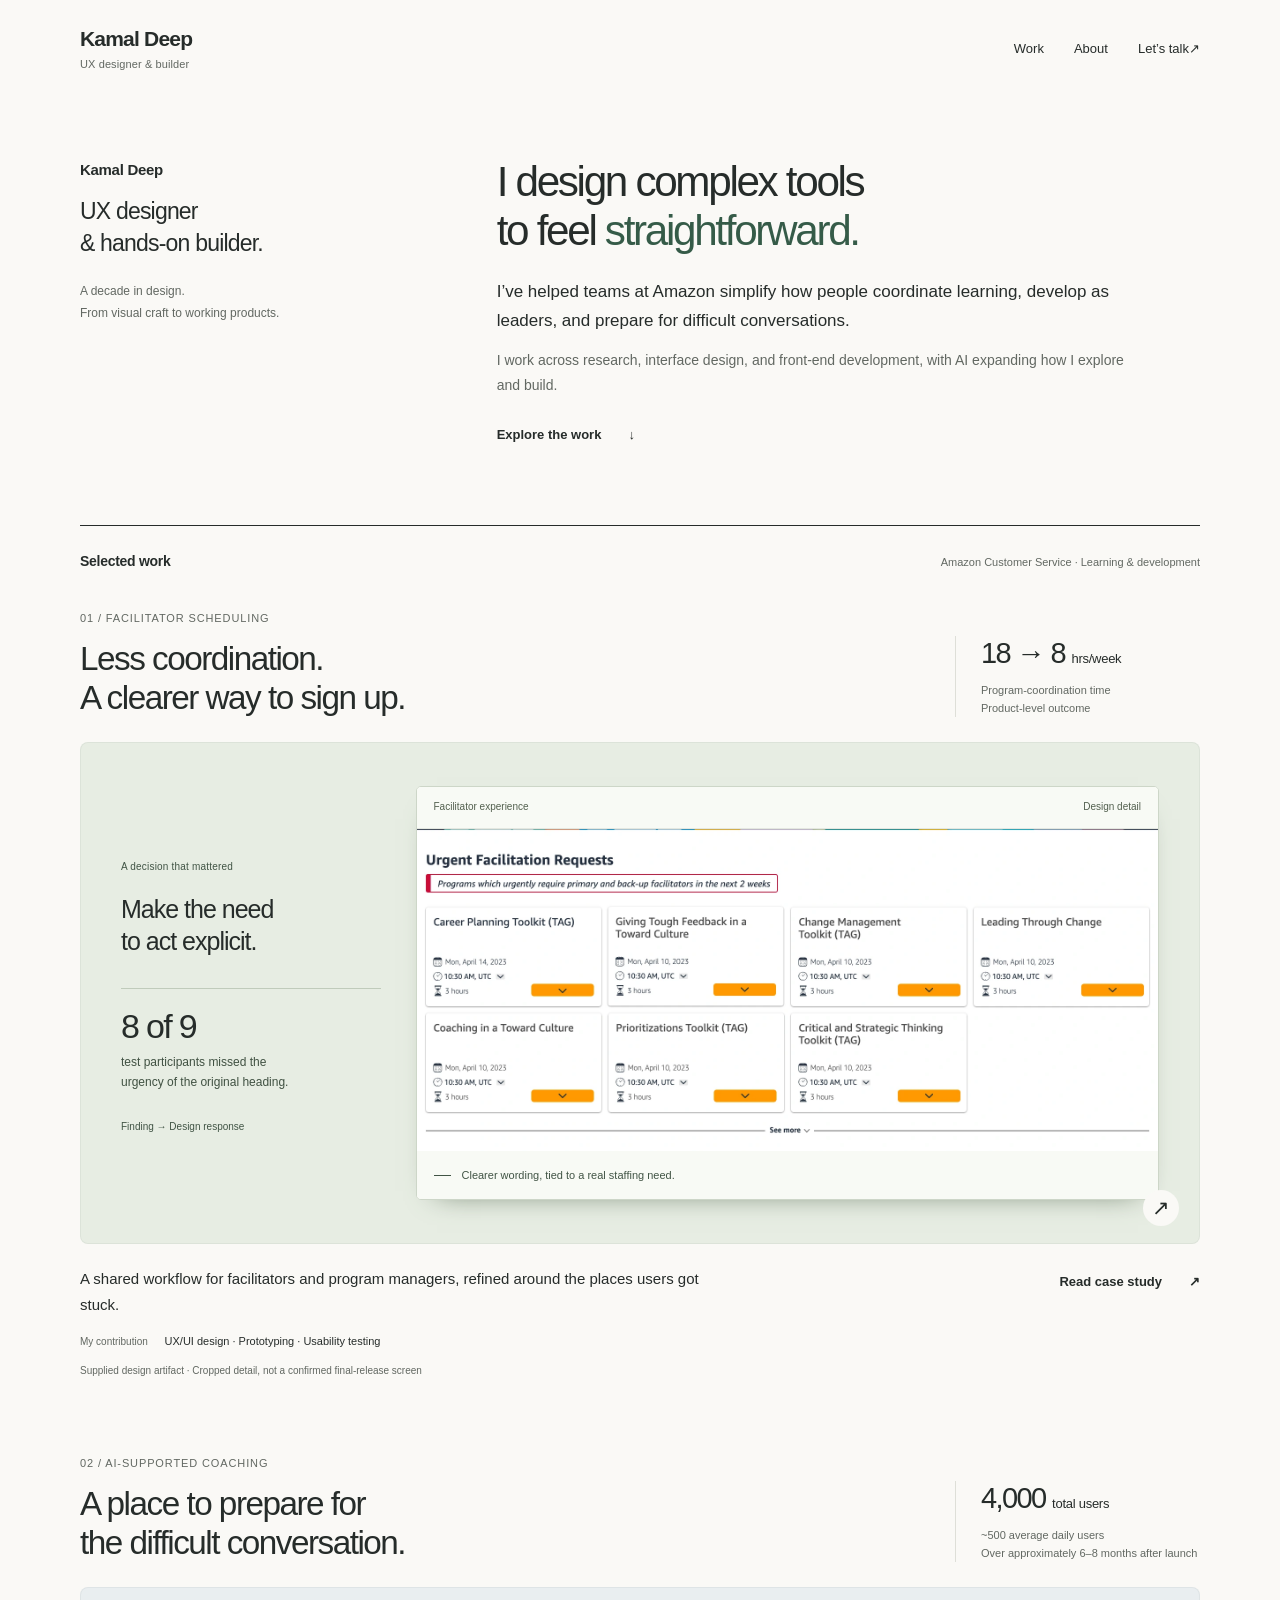
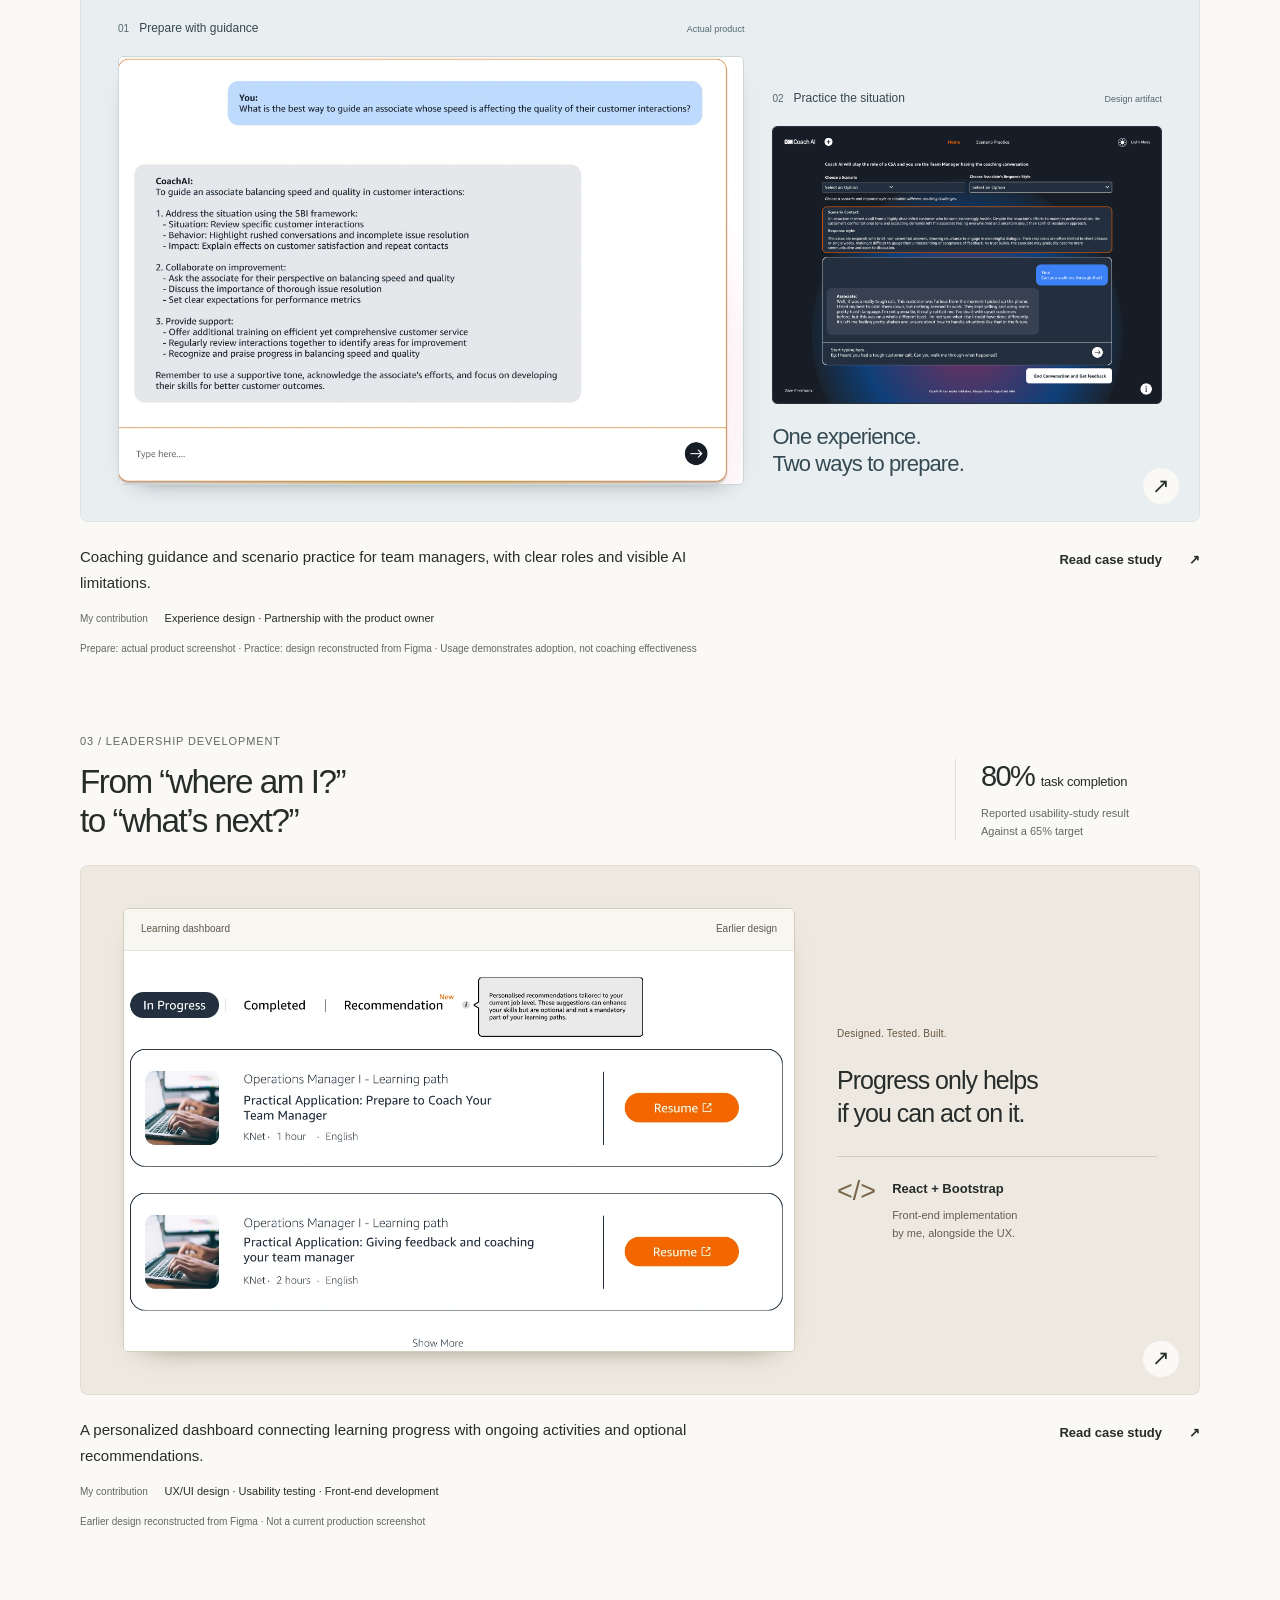
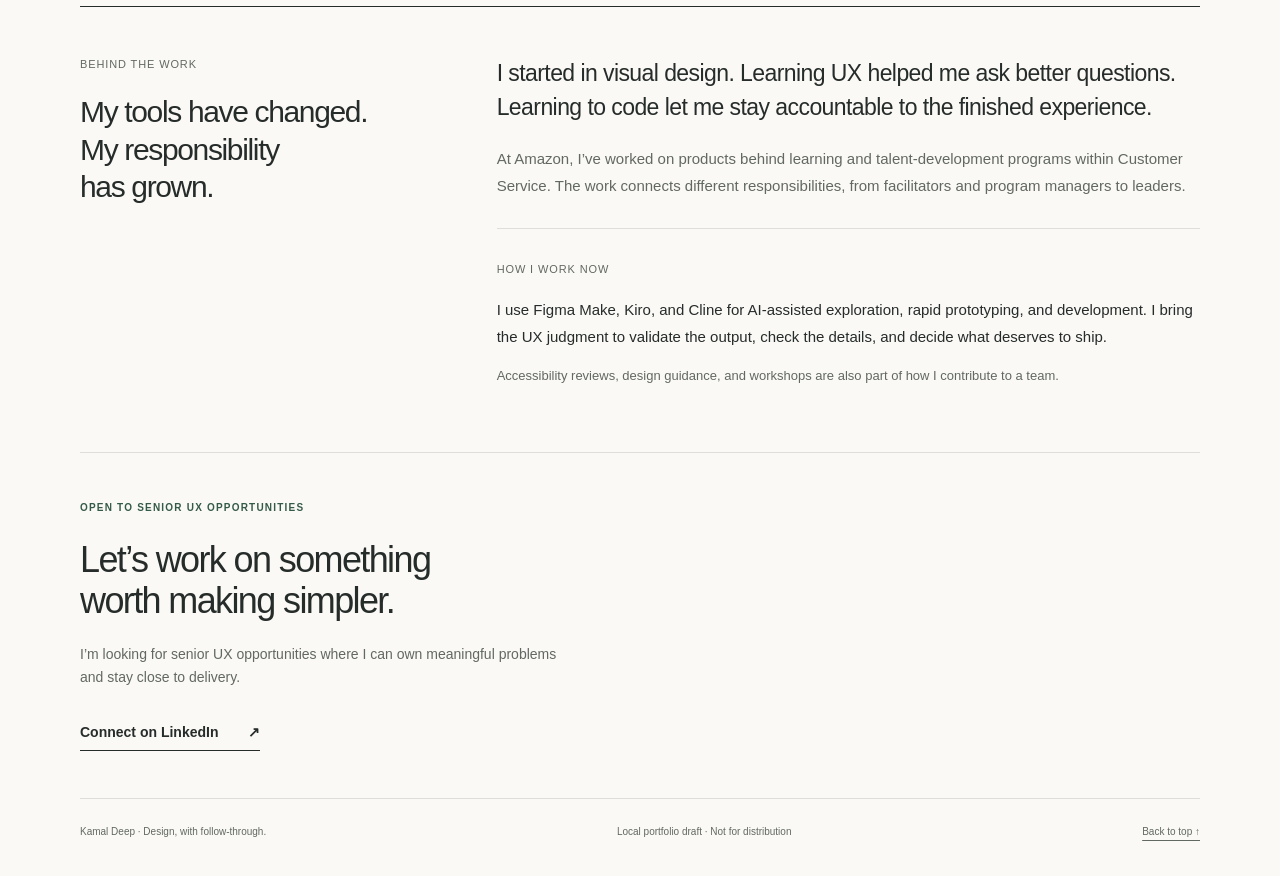
<file: index.html>
<!doctype html><html lang="en"><head><meta charset="utf-8"><meta name="viewport" content="width=device-width,initial-scale=1"><meta name="robots" content="noindex,nofollow"><meta name="description" content="Kamal Deep designs complex workflows with visual craft, UX judgment, and hands-on front-end delivery."><meta name="theme-color" content="#f6f4ee"><title>UX designer &amp; builder · Kamal Deep</title><link rel="icon" href="assets/favicon.svg" type="image/svg+xml"><link rel="stylesheet" href="styles.css"><link rel="stylesheet" href="home-v2.css"><script src="app.js" defer></script></head><body class="home-v2"><a class="skip" href="#main">Skip to content</a><header class="site-header wrap"><a class="wordmark" href="index.html" aria-label="Kamal Deep, home">Kamal Deep<span>UX designer &amp; builder</span></a><nav aria-label="Main navigation"><a href="index.html#work" >Work</a><a href="index.html#about">About</a><a href="#contact">Let’s talk <span aria-hidden="true">↗</span></a></nav></header><main id="main">
<section class="intro-v2 frame" id="top">
 <div class="identity"><p class="section-label">Kamal Deep</p><p class="identity-role">UX designer<br> &amp; hands-on builder.</p><p class="identity-note">A decade in design.<br> From visual craft to working products.</p></div>
 <div class="intro-statement"><h1>I design complex tools<br>to feel <span>straightforward.</span></h1><p>I’ve helped teams at Amazon simplify how people coordinate learning, develop as leaders, and prepare for difficult conversations.</p><p class="intro-secondary">I work across research, interface design, and front-end development, with AI expanding how I explore and build.</p><a class="inline-link" href="#work">Explore the work <span aria-hidden="true">↓</span></a></div>
</section>
<section class="work-v2 frame" id="work" aria-labelledby="work-title">
 <div class="work-heading"><h2 id="work-title">Selected work</h2><p>Amazon Customer Service · Learning &amp; development</p></div>
 <article class="case-preview" aria-labelledby="scheduling-title">
  <div class="project-heading"><div><p class="section-label">01 / Facilitator scheduling</p><h3 id="scheduling-title"><a href="facilitator-scheduling.html">Less coordination.<br>A clearer way to sign up.</a></h3></div><div class="outcome-v2"><strong>18 → 8 <span>hrs/week</span></strong><p>Program-coordination time<br>Product-level outcome</p></div></div>
  <a class="project-stage scheduling-stage" href="facilitator-scheduling.html" aria-label="View facilitator scheduling case study">
   <div class="stage-insight"><span class="detail-index">A decision that mattered</span><p>Make the need<br>to act explicit.</p><div class="research-evidence"><strong>8 of 9</strong><span>test participants missed the urgency of the original heading.</span></div><span class="stage-trail" aria-hidden="true">Finding → Design response</span></div>
   <div class="schedule-display"><div class="artifact-chrome"><span>Facilitator experience</span><span>Design detail</span></div><img src="assets/scheduling-detail-v2.webp" width="1680" height="730" alt="Revised Urgent Facilitation Requests heading explains the need for facilitators within the next two weeks" fetchpriority="high"><div class="detail-caption"><span class="detail-line" aria-hidden="true"></span>Clearer wording, tied to a real staffing need.</div></div>
   <span class="stage-open" aria-hidden="true">↗</span>
  </a>
  <div class="project-bottom"><div><p>A shared workflow for facilitators and program managers, refined around the places users got stuck.</p><p class="contribution">My contribution <span>UX/UI design · Prototyping · Usability testing</span></p></div><a class="inline-link" href="facilitator-scheduling.html" aria-label="Read the case study: Reducing the coordination behind leadership learning">Read case study <span aria-hidden="true">↗</span></a></div>
  <p class="asset-note">Supplied design artifact · Cropped detail, not a confirmed final-release screen</p>
 </article>
 <article class="case-preview" aria-labelledby="coach-title">
  <div class="project-heading"><div><p class="section-label">02 / AI-supported coaching</p><h3 id="coach-title"><a href="coach-ai.html">A place to prepare for<br>the difficult conversation.</a></h3></div><div class="outcome-v2"><strong>4,000 <span>total users</span></strong><p>~500 average daily users<br>Over approximately 6–8 months after launch</p></div></div>
  <a class="project-stage coach-stage" href="coach-ai.html" aria-label="View Coach AI case study">
   <div class="coach-primary"><div class="screen-label"><span>01</span> Prepare with guidance <small>Actual product</small></div><img src="assets/coach-detail-v2.webp" width="1105" height="755" alt="Manager asks about balancing speed and quality; Coach AI offers structured guidance" loading="lazy"></div>
   <div class="coach-secondary"><div class="screen-label"><span>02</span> Practice the situation <small>Design artifact</small></div><img src="assets/scenario.png" width="1440" height="1024" alt="Scenario practice design with context, simulated associate conversation and end-practice feedback action" loading="lazy"><p>One experience.<br>Two ways to prepare.</p></div>
   <span class="stage-open" aria-hidden="true">↗</span>
  </a>
  <div class="project-bottom"><div><p>Coaching guidance and scenario practice for team managers, with clear roles and visible AI limitations.</p><p class="contribution">My contribution <span>Experience design · Partnership with the product owner</span></p></div><a class="inline-link" href="coach-ai.html" aria-label="Read the case study: Helping managers prepare for difficult conversations">Read case study <span aria-hidden="true">↗</span></a></div>
  <p class="asset-note">Prepare: actual product screenshot · Practice: design reconstructed from Figma · Usage demonstrates adoption, not coaching effectiveness</p>
 </article>
 <article class="case-preview" aria-labelledby="learning-title">
  <div class="project-heading"><div><p class="section-label">03 / Leadership development</p><h3 id="learning-title"><a href="learning-dashboard.html">From “where am I?”<br>to “what’s next?”</a></h3></div><div class="outcome-v2"><strong>80% <span>task completion</span></strong><p>Reported usability-study result<br>Against a 65% target</p></div></div>
  <a class="project-stage learning-stage" href="learning-dashboard.html" aria-label="View learning dashboard case study">
   <div class="learning-display"><div class="artifact-chrome"><span>Learning dashboard</span><span>Earlier design</span></div><img src="assets/learning-detail-v2.webp" width="1290" height="770" alt="In Progress, Completed and Recommendation views with learning-path context and direct Resume actions" loading="lazy"></div>
   <div class="learning-insight"><span class="detail-index">Designed. Tested. Built.</span><p>Progress only helps<br>if you can act on it.</p><div class="implementation-note"><span class="code-brackets" aria-hidden="true">&lt;/&gt;</span><div><strong>React + Bootstrap</strong><span>Front-end implementation<br>by me, alongside the UX.</span></div></div></div>
   <span class="stage-open" aria-hidden="true">↗</span>
  </a>
  <div class="project-bottom"><div><p>A personalized dashboard connecting learning progress with ongoing activities and optional recommendations.</p><p class="contribution">My contribution <span>UX/UI design · Usability testing · Front-end development</span></p></div><a class="inline-link" href="learning-dashboard.html" aria-label="Read the case study: Helping leaders continue their development">Read case study <span aria-hidden="true">↗</span></a></div>
  <p class="asset-note">Earlier design reconstructed from Figma · Not a current production screenshot</p>
 </article>
</section>
<section class="about-v2 frame" id="about" aria-labelledby="about-title">
 <div class="about-heading"><p class="section-label">Behind the work</p><h2 id="about-title">My tools have changed.<br> My responsibility<br> has grown.</h2></div>
 <div class="about-story"><p class="about-lead">I started in visual design. Learning UX helped me ask better questions. Learning to code let me stay accountable to the finished experience.</p><p>At Amazon, I’ve worked on products behind learning and talent-development programs within Customer Service. The work connects different responsibilities, from facilitators and program managers to leaders.</p><div class="current-practice"><span class="section-label">How I work now</span><p>I use Figma Make, Kiro, and Cline for AI-assisted exploration, rapid prototyping, and development. I bring the UX judgment to validate the output, check the details, and decide what deserves to ship.</p><p>Accessibility reviews, design guidance, and workshops are also part of how I contribute to a team.</p></div></div>
</section>
</main><footer class="wrap" id="contact"><div class="footer-top"><p class="eyebrow">Open to senior UX opportunities</p><h2>Let’s work on something<br>worth making simpler.</h2><p>I’m looking for senior UX opportunities where I can own meaningful problems and stay close to delivery.</p><a class="text-link" href="https://www.linkedin.com/in/kamal-deep-33044178/" target="_blank" rel="noopener noreferrer">Connect on LinkedIn <span aria-hidden="true">↗</span><span class="sr-only"> (opens in a new tab)</span></a></div><div class="footer-bottom"><span>Kamal Deep · Design, with follow-through.</span><span class="preview-note">Local portfolio draft · Not for distribution</span><a href="#top">Back to top ↑</a></div></footer><dialog id="image-dialog" aria-labelledby="image-title"><div class="dialog-head"><p id="image-title"></p><button type="button" id="close-image" autofocus>Close <span aria-hidden="true">×</span></button></div><div class="dialog-scroll"><img id="expanded-image" alt=""></div></dialog></body></html>
</file>
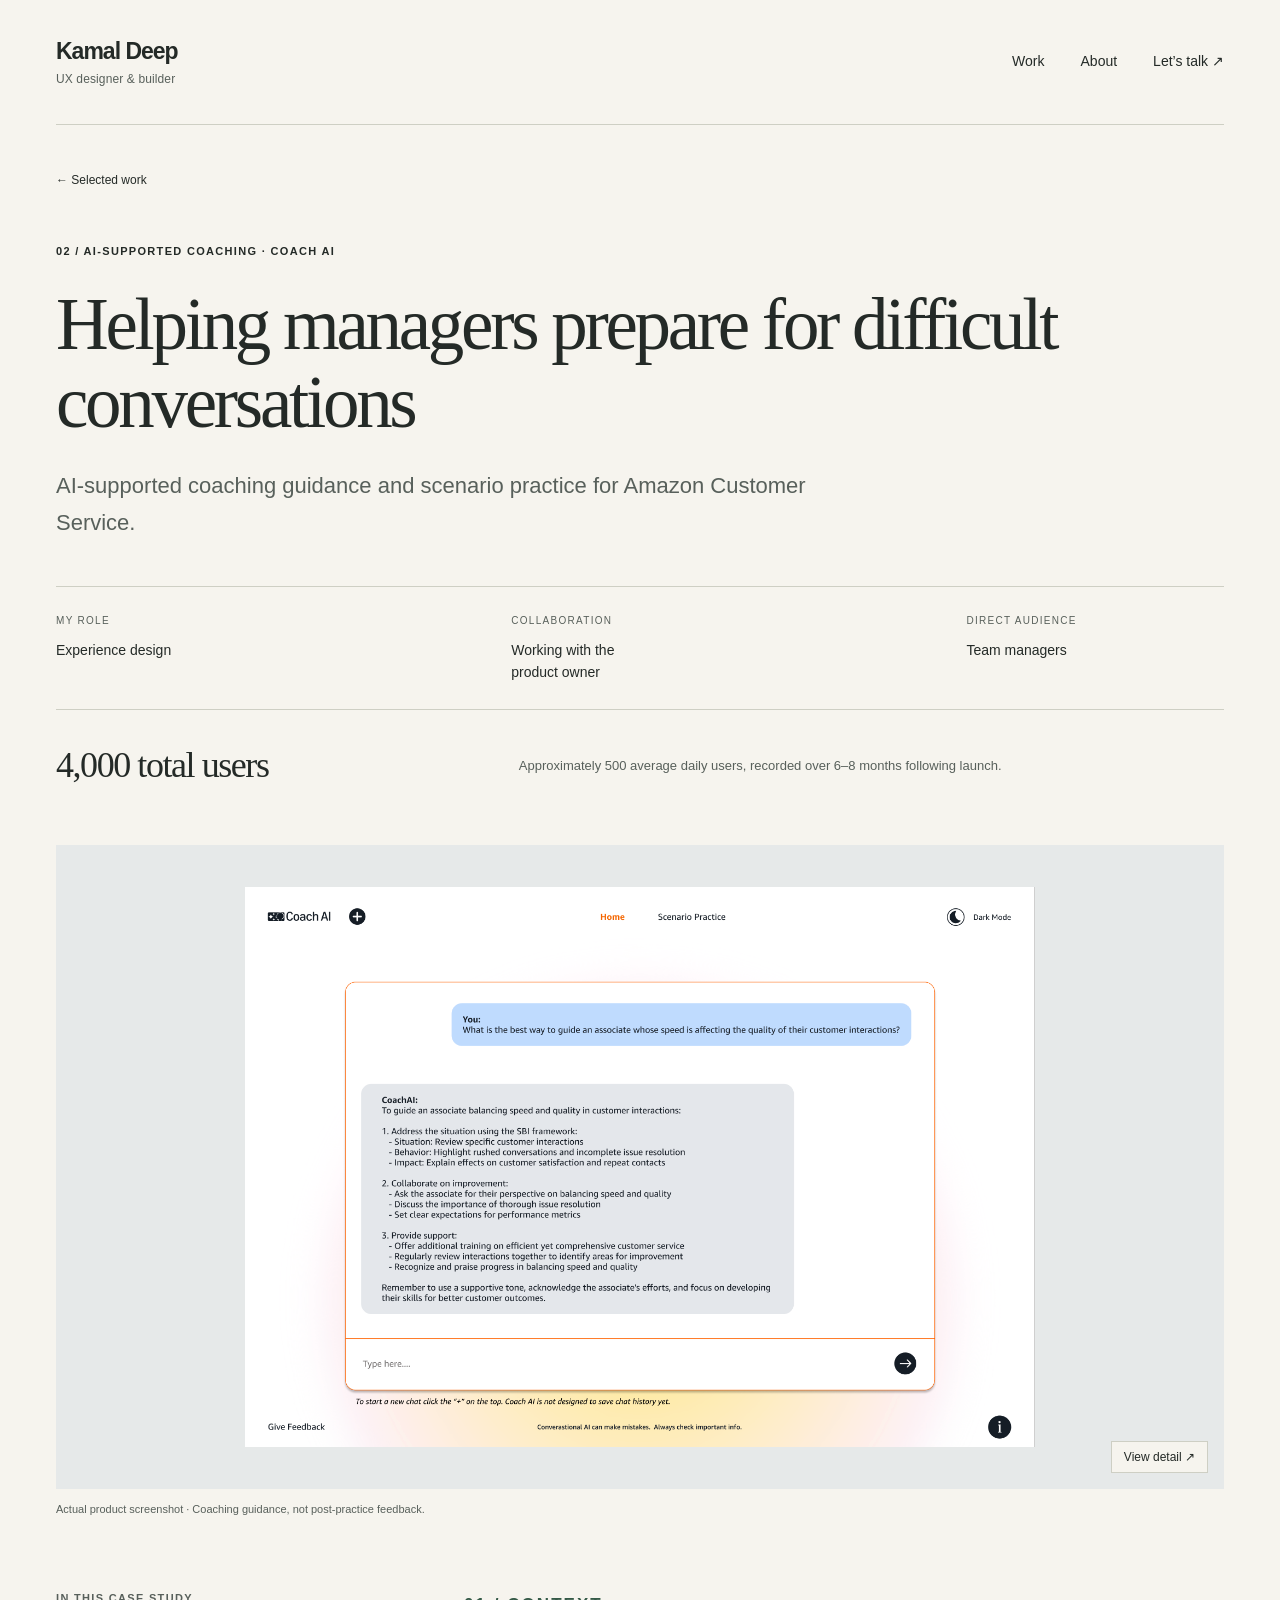
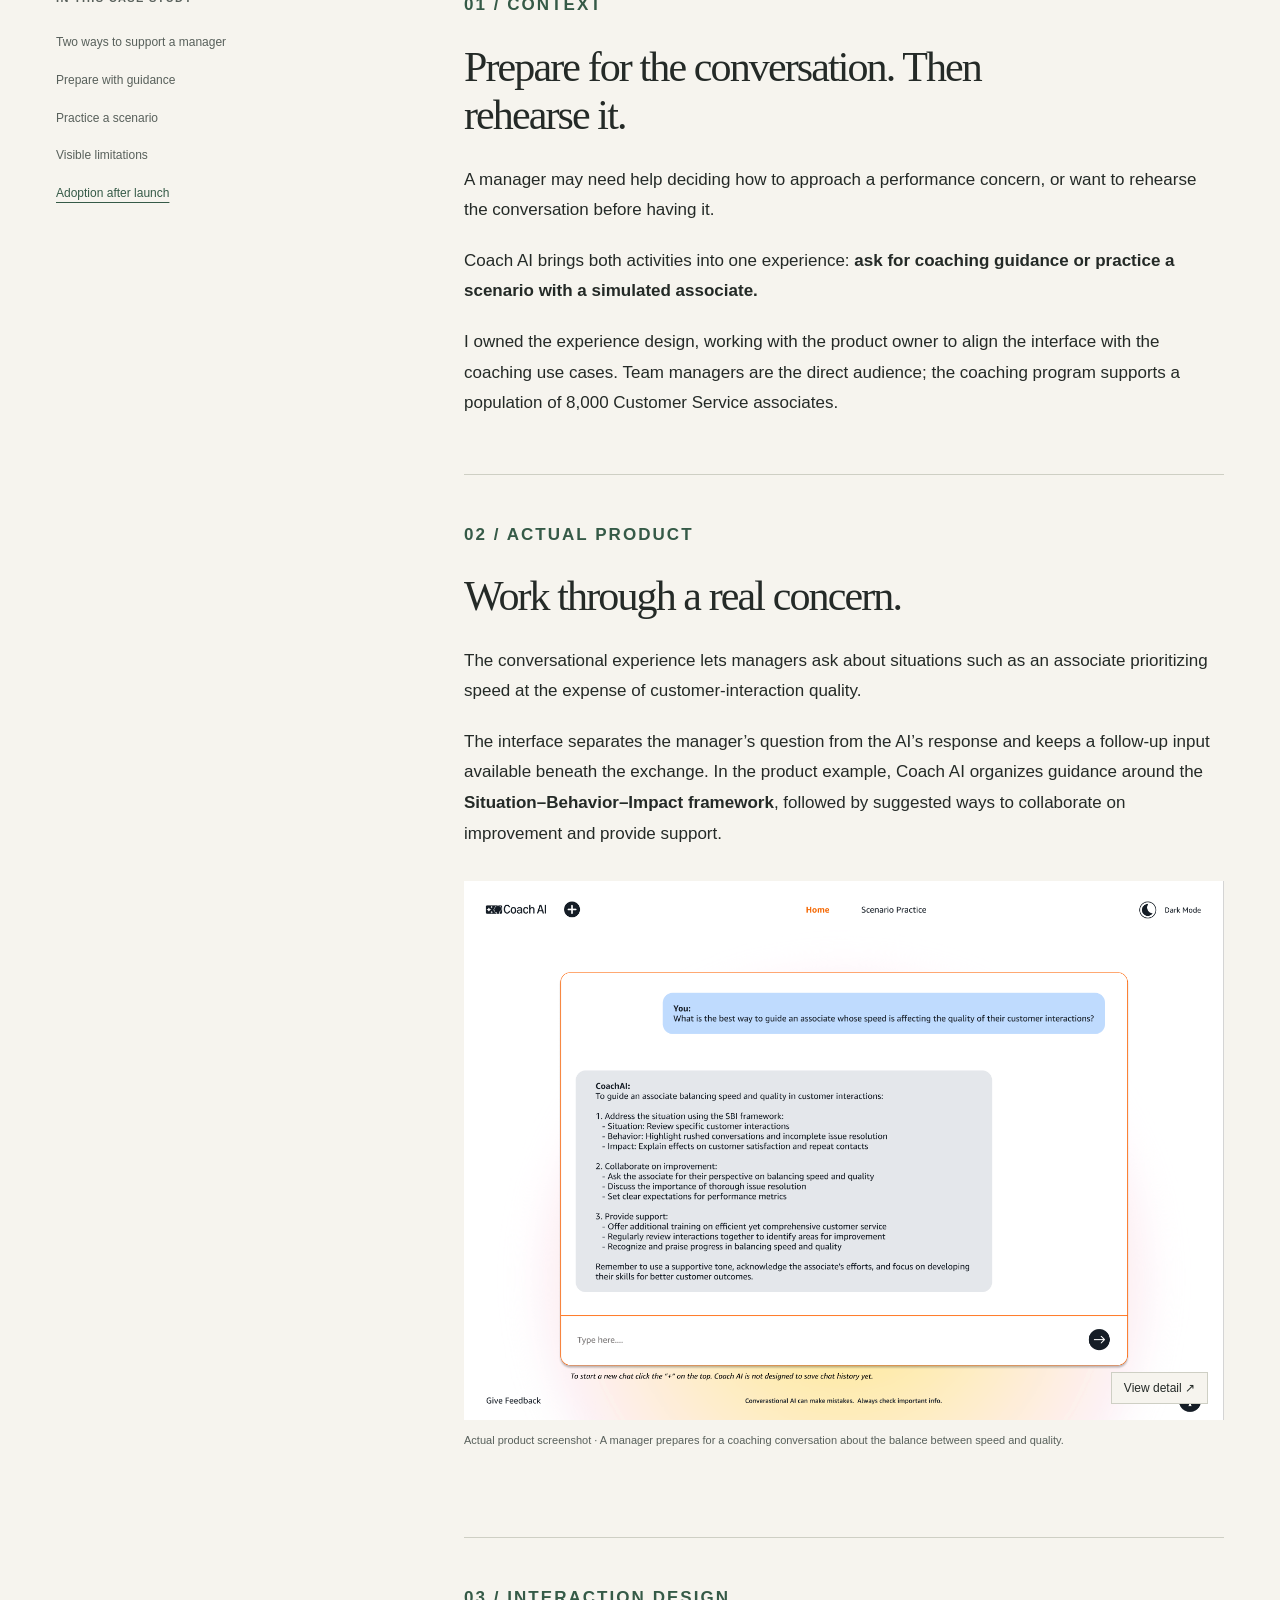
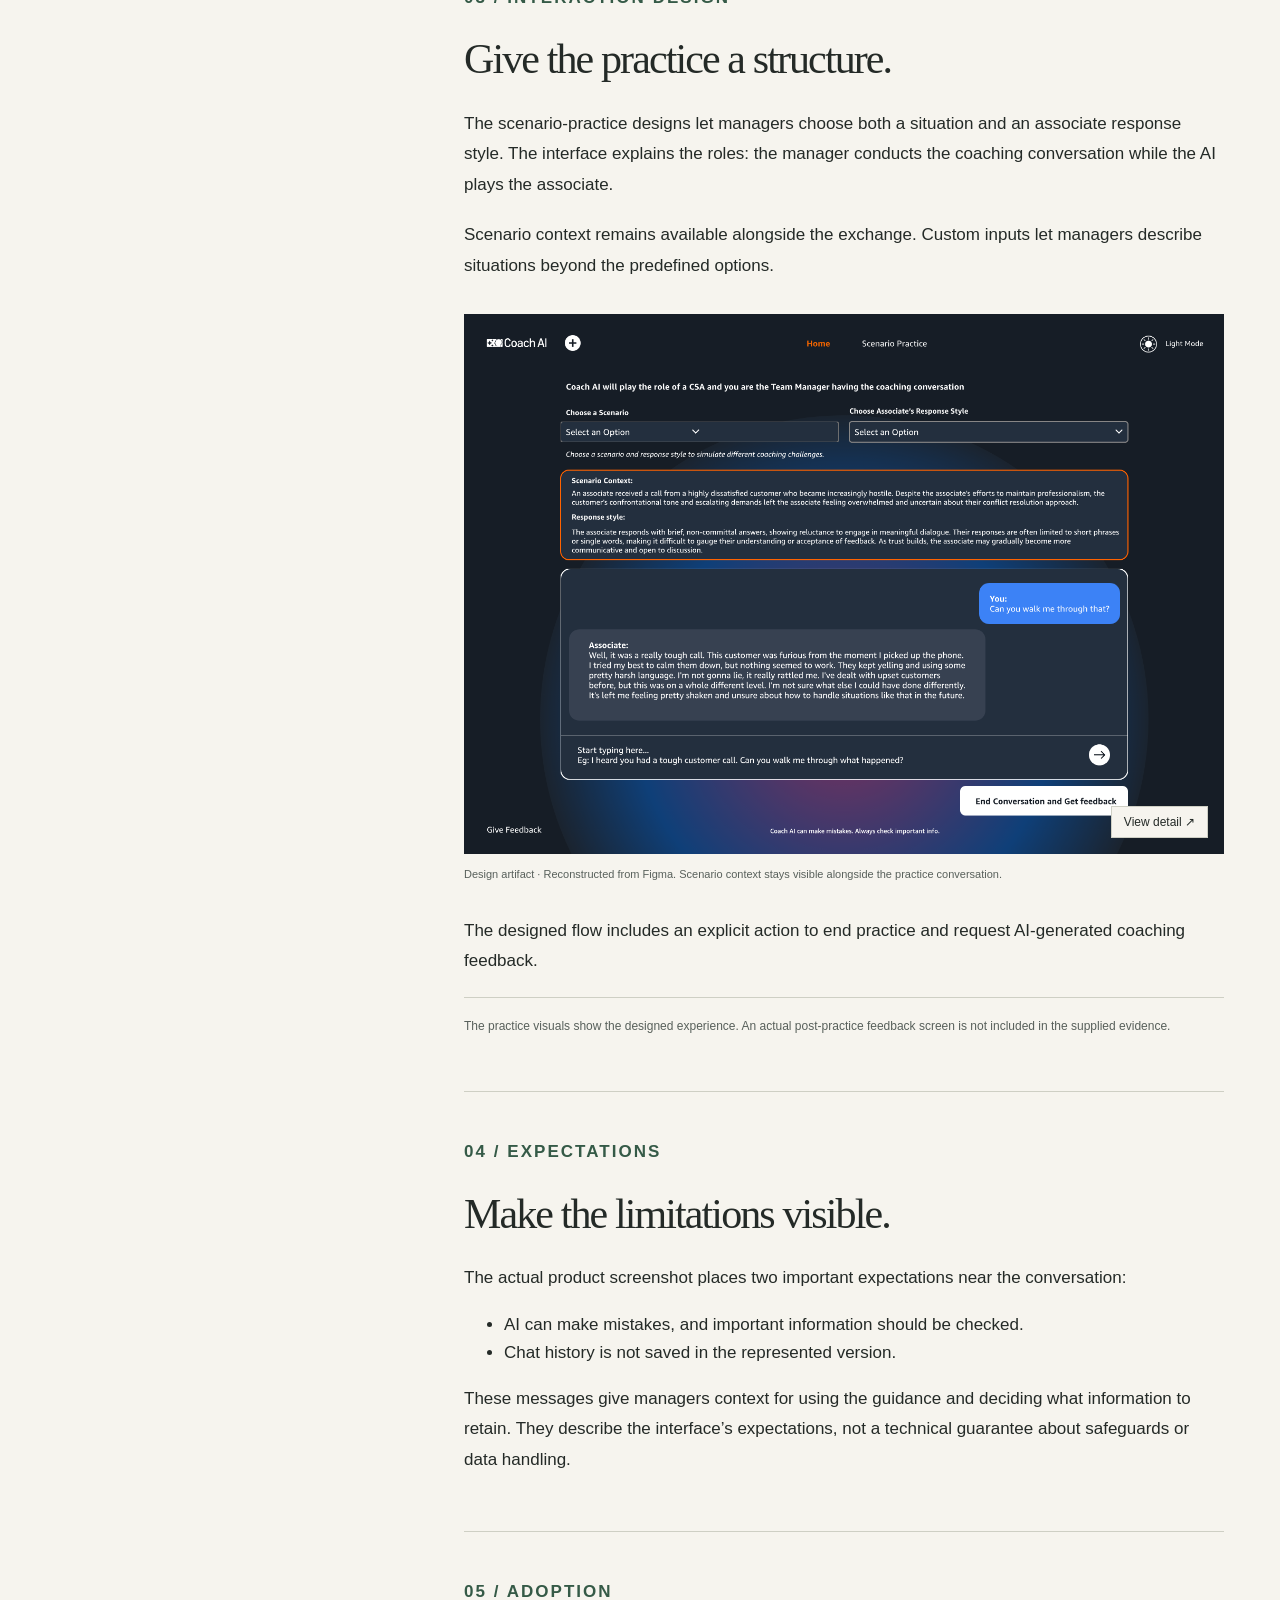
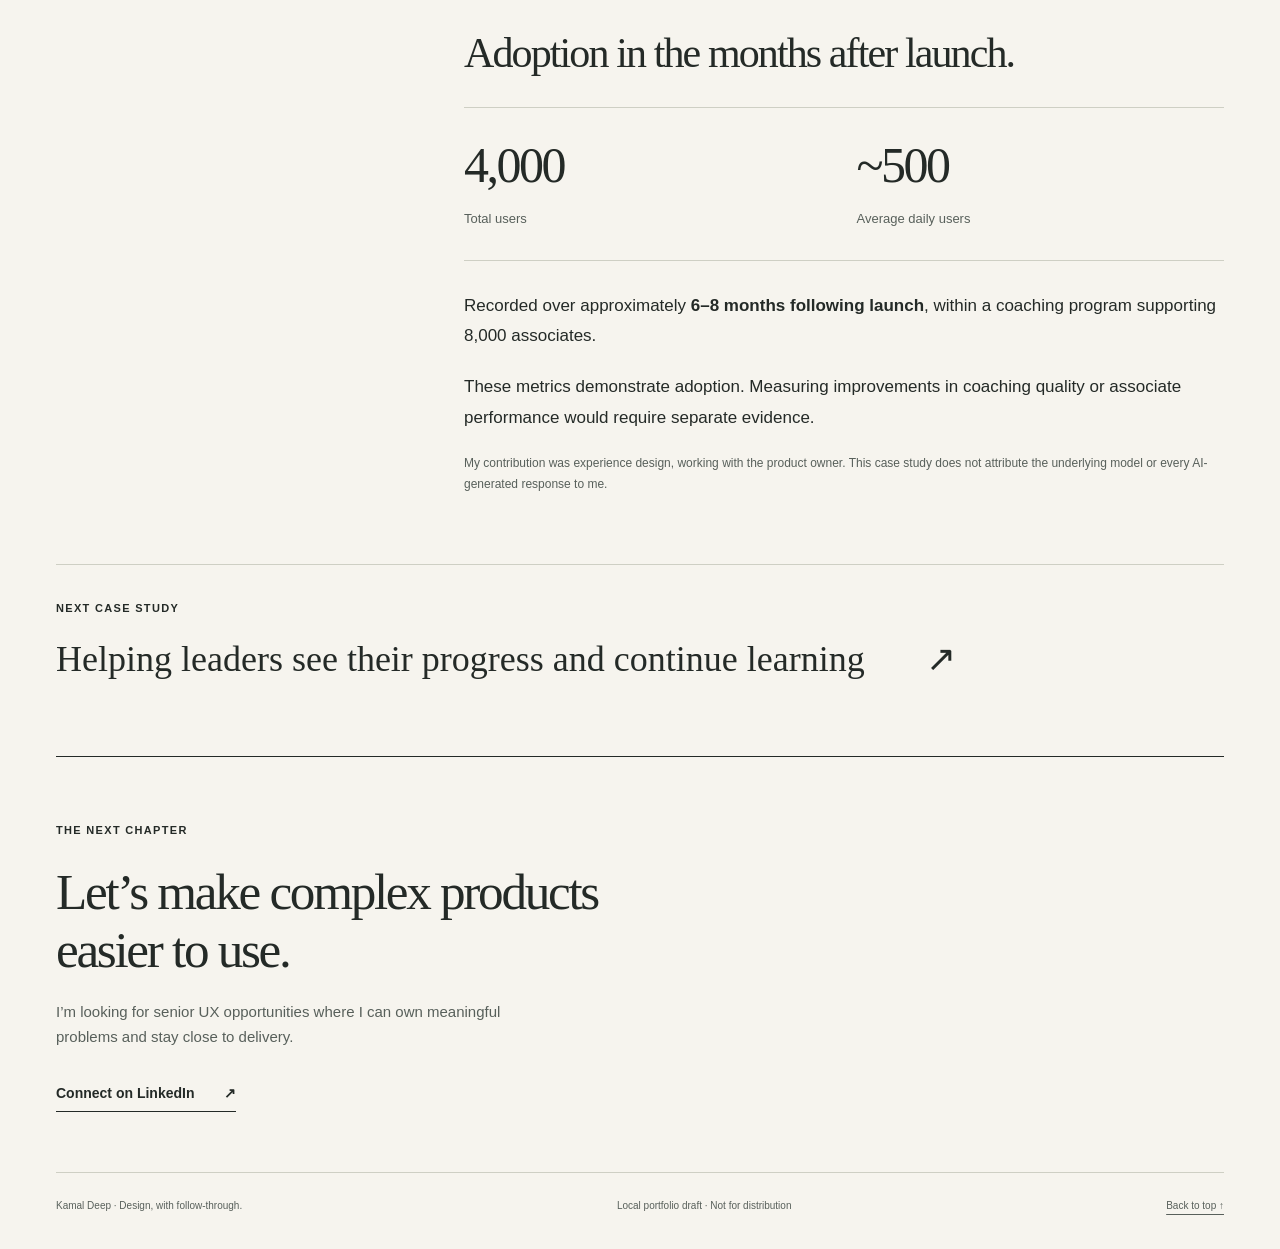
<file: coach-ai.html>
<!doctype html><html lang="en"><head><meta charset="utf-8"><meta name="viewport" content="width=device-width,initial-scale=1"><meta name="robots" content="noindex,nofollow"><meta name="description" content="AI-supported coaching guidance and scenario practice for Amazon Customer Service."><meta name="theme-color" content="#f6f4ee"><title>Helping managers prepare for difficult conversations · Kamal Deep</title><link rel="icon" href="assets/favicon.svg" type="image/svg+xml"><link rel="stylesheet" href="styles.css"><script src="app.js" defer></script></head><body><a class="skip" href="#main">Skip to content</a><header class="site-header wrap"><a class="wordmark" href="index.html" aria-label="Kamal Deep, home">Kamal Deep<span>UX designer &amp; builder</span></a><nav aria-label="Main navigation"><a href="index.html#work" aria-current="page">Work</a><a href="index.html#about">About</a><a href="#contact">Let’s talk <span aria-hidden="true">↗</span></a></nav></header><main id="main"><section class="case-hero wrap" id="top"><a class="back-link" href="index.html#work">← Selected work</a><p class="eyebrow">02 / AI-supported coaching · Coach AI</p><h1>Helping managers prepare for difficult conversations</h1><p class="case-subtitle">AI-supported coaching guidance and scenario practice for Amazon Customer Service.</p><dl class="case-meta"><div><dt>My role</dt><dd>Experience design</dd></div><div><dt>Collaboration</dt><dd>Working with the<br>product owner</dd></div><div><dt>Direct audience</dt><dd>Team managers</dd></div></dl><div class="case-outcome"><strong>4,000 total users</strong><p>Approximately 500 average daily users, recorded over 6–8 months following launch.</p></div></section><div class="case-cover wrap"><figure class="evidence coach-cover"><button class="image-button" type="button" data-image="assets/coach-product.png" data-caption="Actual product screenshot · Coaching guidance, not post-practice feedback." aria-label="Enlarge image: Coach AI product screenshot showing a manager question and structured response"><img src="assets/coach-product.png" alt="Coach AI product screenshot showing a manager question and structured response" loading="eager"><span class="zoom-label">View detail <span aria-hidden="true">↗</span></span></button><figcaption>Actual product screenshot · Coaching guidance, not post-practice feedback.</figcaption></figure></div><div class="story-layout wrap"><aside><nav aria-label="Case study sections"><p class="eyebrow">In this case study</p><a href="#challenge">Two ways to support a manager</a><a href="#prepare">Prepare with guidance</a><a href="#practice">Practice a scenario</a><a href="#expectations">Visible limitations</a><a href="#outcome">Adoption after launch</a></nav></aside><div class="story"><section class="story-section" id="challenge"><p class="eyebrow">01 / Context</p><h2>Prepare for the conversation. Then rehearse it.</h2><p>A manager may need help deciding how to approach a performance concern, or want to rehearse the conversation before having it.</p><p>Coach AI brings both activities into one experience: <strong>ask for coaching guidance or practice a scenario with a simulated associate.</strong></p><p>I owned the experience design, working with the product owner to align the interface with the coaching use cases. Team managers are the direct audience; the coaching program supports a population of 8,000 Customer Service associates.</p></section><section class="story-section" id="prepare"><p class="eyebrow">02 / Actual product</p><h2>Work through a real concern.</h2><p>The conversational experience lets managers ask about situations such as an associate prioritizing speed at the expense of customer-interaction quality.</p><p>The interface separates the manager’s question from the AI’s response and keeps a follow-up input available beneath the exchange. In the product example, Coach AI organizes guidance around the <strong>Situation–Behavior–Impact framework</strong>, followed by suggested ways to collaborate on improvement and provide support.</p><figure class="evidence "><button class="image-button" type="button" data-image="assets/coach-product.png" data-caption="Actual product screenshot · A manager prepares for a coaching conversation about the balance between speed and quality." aria-label="Enlarge image: Manager asks Coach AI how to address speed affecting customer-interaction quality"><img src="assets/coach-product.png" alt="Manager asks Coach AI how to address speed affecting customer-interaction quality" loading="lazy"><span class="zoom-label">View detail <span aria-hidden="true">↗</span></span></button><figcaption>Actual product screenshot · A manager prepares for a coaching conversation about the balance between speed and quality.</figcaption></figure></section><section class="story-section" id="practice"><p class="eyebrow">03 / Interaction design</p><h2>Give the practice a structure.</h2><p>The scenario-practice designs let managers choose both a situation and an associate response style. The interface explains the roles: the manager conducts the coaching conversation while the AI plays the associate.</p><p>Scenario context remains available alongside the exchange. Custom inputs let managers describe situations beyond the predefined options.</p><figure class="evidence "><button class="image-button" type="button" data-image="assets/scenario.png" data-caption="Design artifact · Reconstructed from Figma. Scenario context stays visible alongside the practice conversation." aria-label="Enlarge image: Scenario-practice design with scenario and response-style selectors, context, conversation, and an end-practice action"><img src="assets/scenario.png" alt="Scenario-practice design with scenario and response-style selectors, context, conversation, and an end-practice action" loading="lazy"><span class="zoom-label">View detail <span aria-hidden="true">↗</span></span></button><figcaption>Design artifact · Reconstructed from Figma. Scenario context stays visible alongside the practice conversation.</figcaption></figure><p>The designed flow includes an explicit action to end practice and request AI-generated coaching feedback.</p><p class="evidence-note">The practice visuals show the designed experience. An actual post-practice feedback screen is not included in the supplied evidence.</p></section><section class="story-section" id="expectations"><p class="eyebrow">04 / Expectations</p><h2>Make the limitations visible.</h2><p>The actual product screenshot places two important expectations near the conversation:</p><ul><li>AI can make mistakes, and important information should be checked.</li><li>Chat history is not saved in the represented version.</li></ul><p>These messages give managers context for using the guidance and deciding what information to retain. They describe the interface’s expectations, not a technical guarantee about safeguards or data handling.</p></section><section class="story-section" id="outcome"><p class="eyebrow">05 / Adoption</p><h2>Adoption in the months after launch.</h2><div class="study-results"><div><strong>4,000</strong><span>Total users</span></div><div><strong>~500</strong><span>Average daily users</span></div></div><p>Recorded over approximately <strong>6–8 months following launch</strong>, within a coaching program supporting 8,000 associates.</p><p>These metrics demonstrate adoption. Measuring improvements in coaching quality or associate performance would require separate evidence.</p><p class="figure-note">My contribution was experience design, working with the product owner. This case study does not attribute the underlying model or every AI-generated response to me.</p></section></div></div><section class="next-project wrap"><p class="eyebrow">Next case study</p><a href="learning-dashboard.html">Helping leaders see their progress and continue learning<span aria-hidden="true">↗</span></a></section></main><footer class="wrap" id="contact"><div class="footer-top"><p class="eyebrow">The next chapter</p><h2>Let’s make complex products<br>easier to use.</h2><p>I’m looking for senior UX opportunities where I can own meaningful problems and stay close to delivery.</p><a class="text-link" href="https://www.linkedin.com/in/kamal-deep-33044178/" target="_blank" rel="noopener noreferrer">Connect on LinkedIn <span aria-hidden="true">↗</span><span class="sr-only"> (opens in a new tab)</span></a></div><div class="footer-bottom"><span>Kamal Deep · Design, with follow-through.</span><span class="preview-note">Local portfolio draft · Not for distribution</span><a href="#top">Back to top ↑</a></div></footer><dialog id="image-dialog" aria-labelledby="image-title"><div class="dialog-head"><p id="image-title"></p><button type="button" id="close-image" autofocus>Close <span aria-hidden="true">×</span></button></div><div class="dialog-scroll"><img id="expanded-image" alt=""></div></dialog></body></html>
</file>
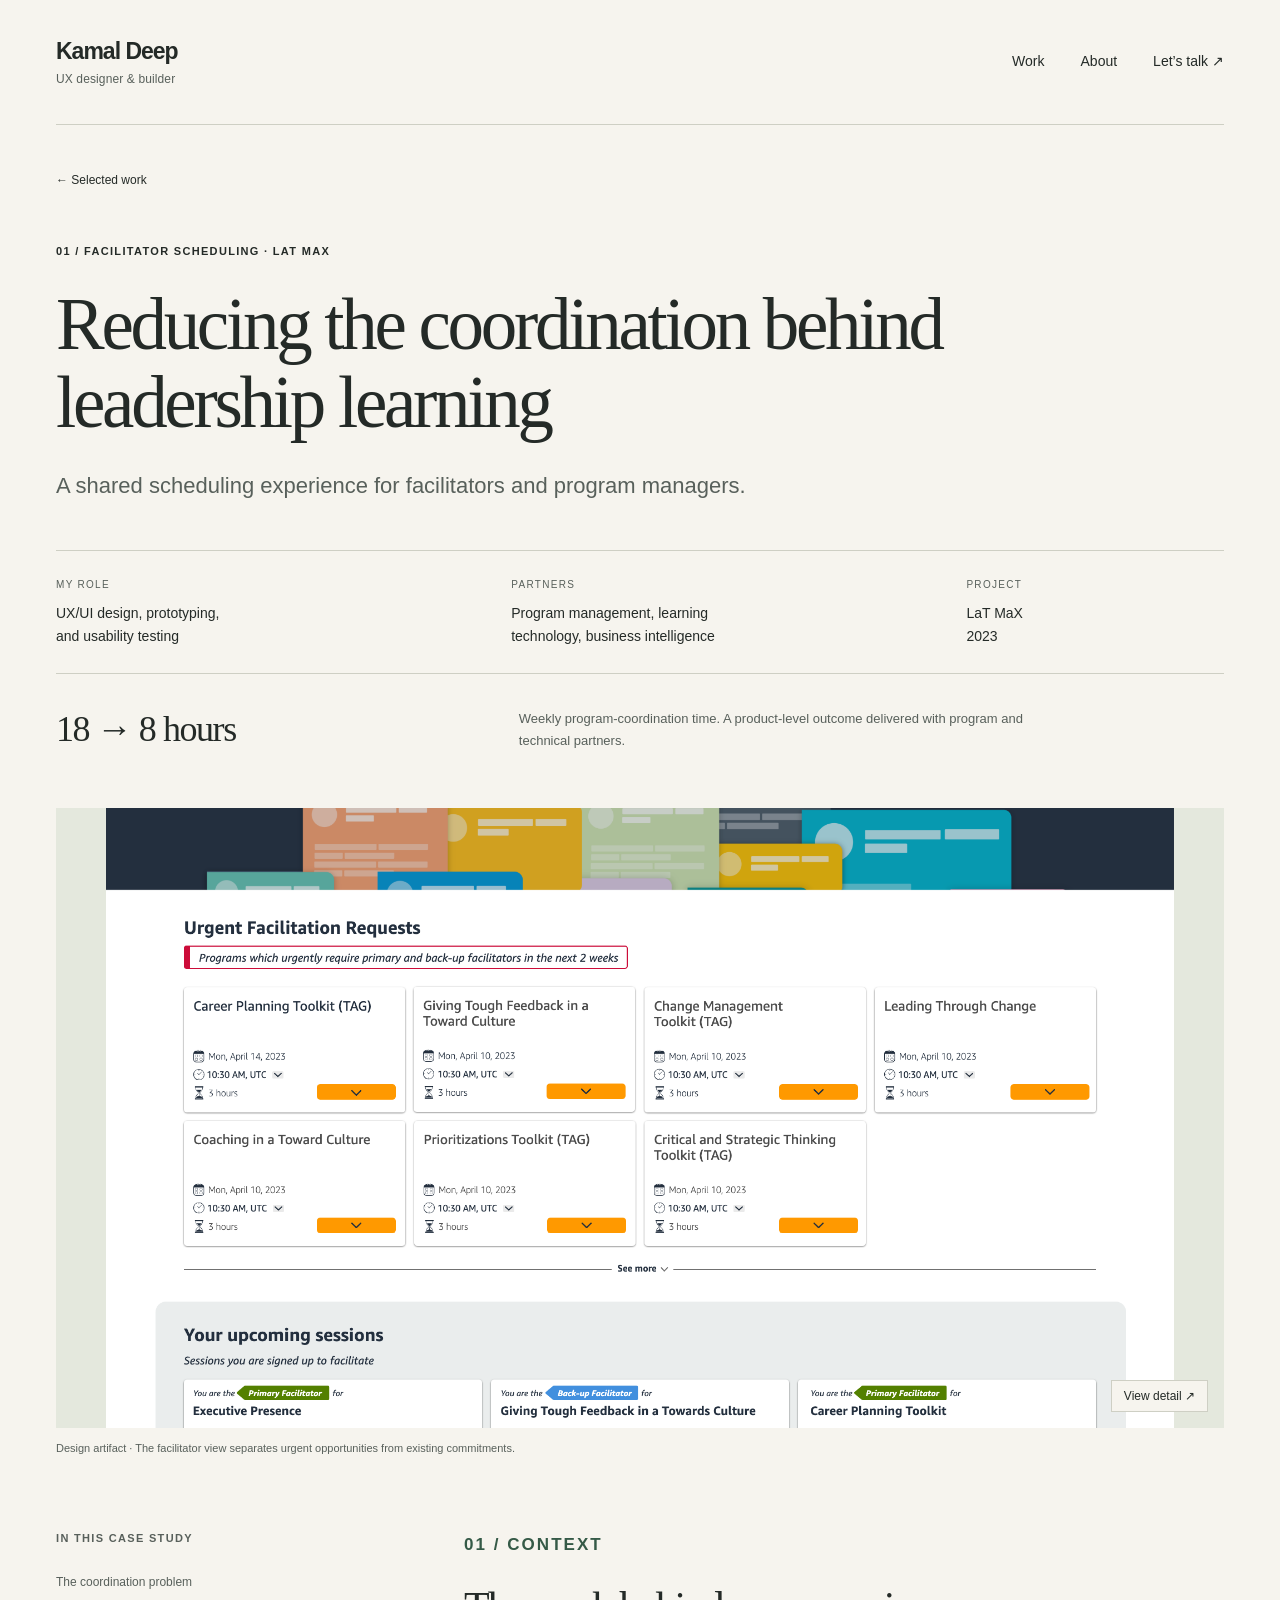
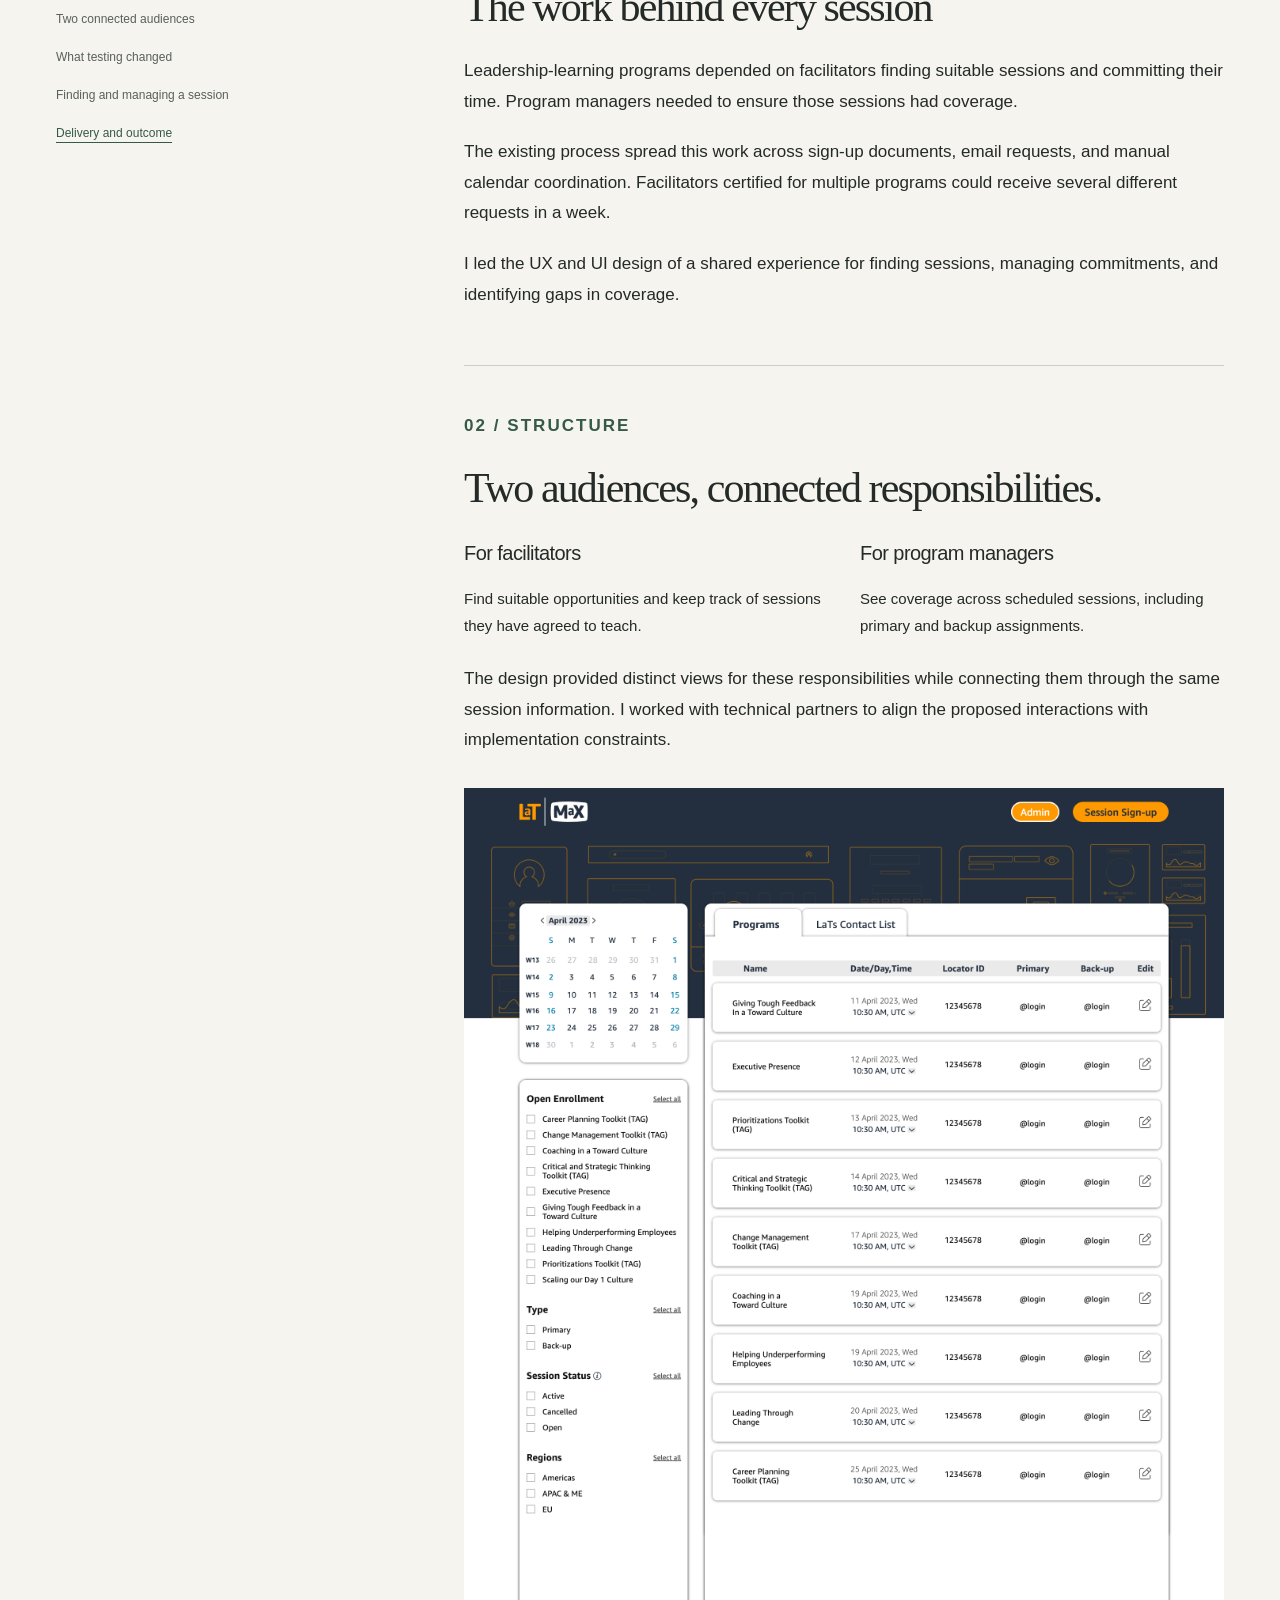
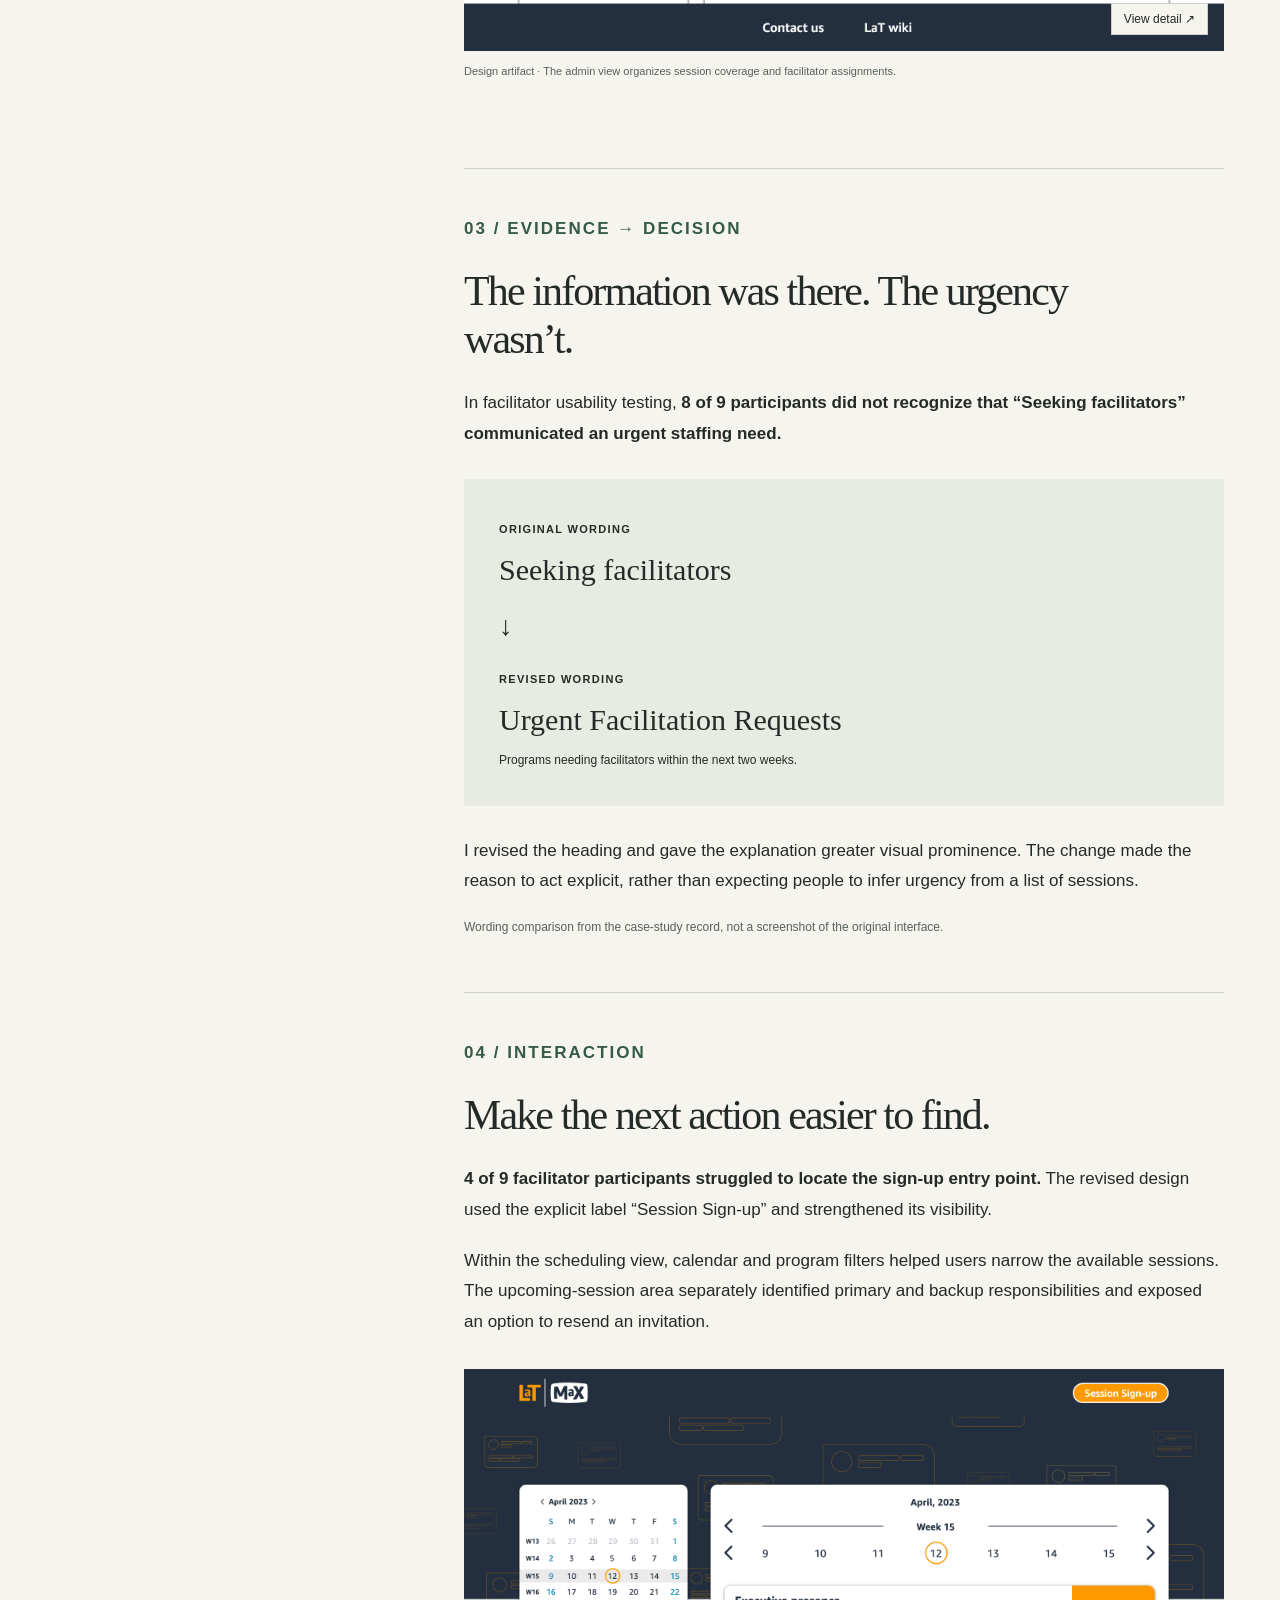
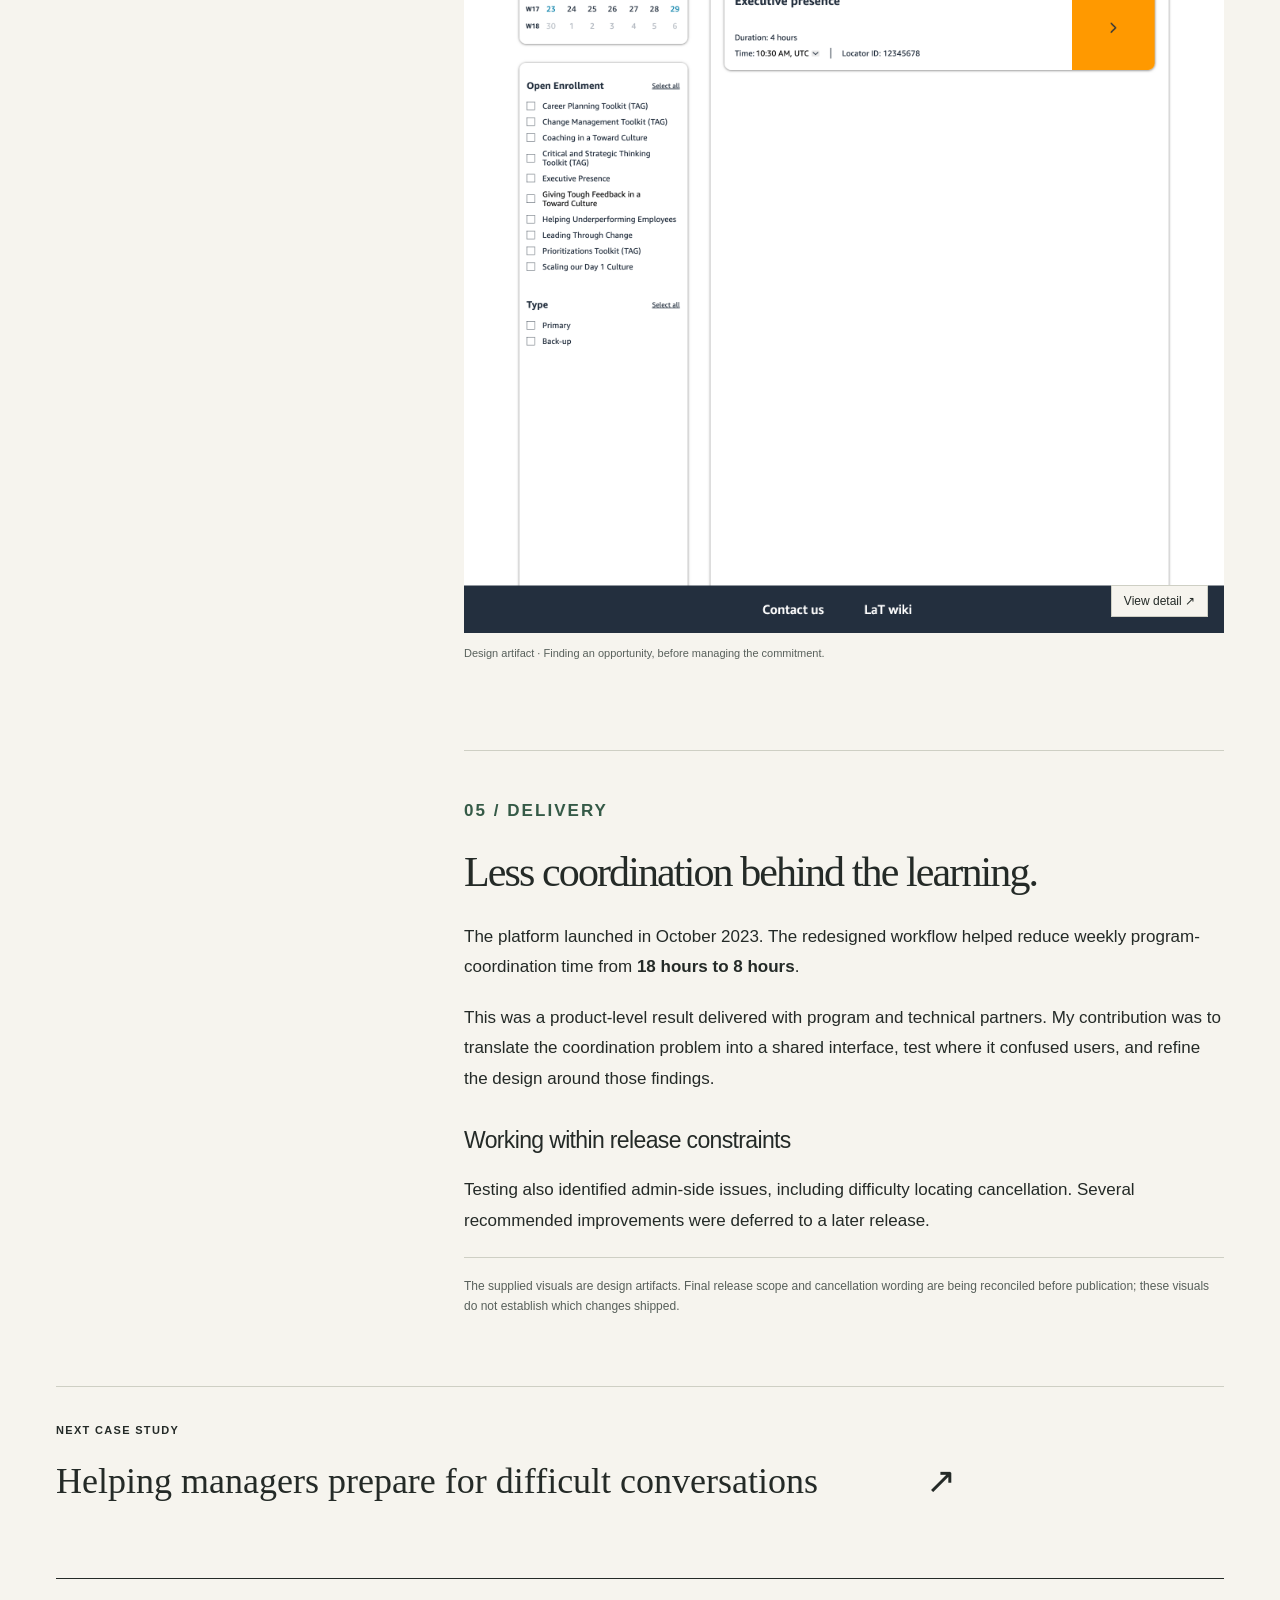
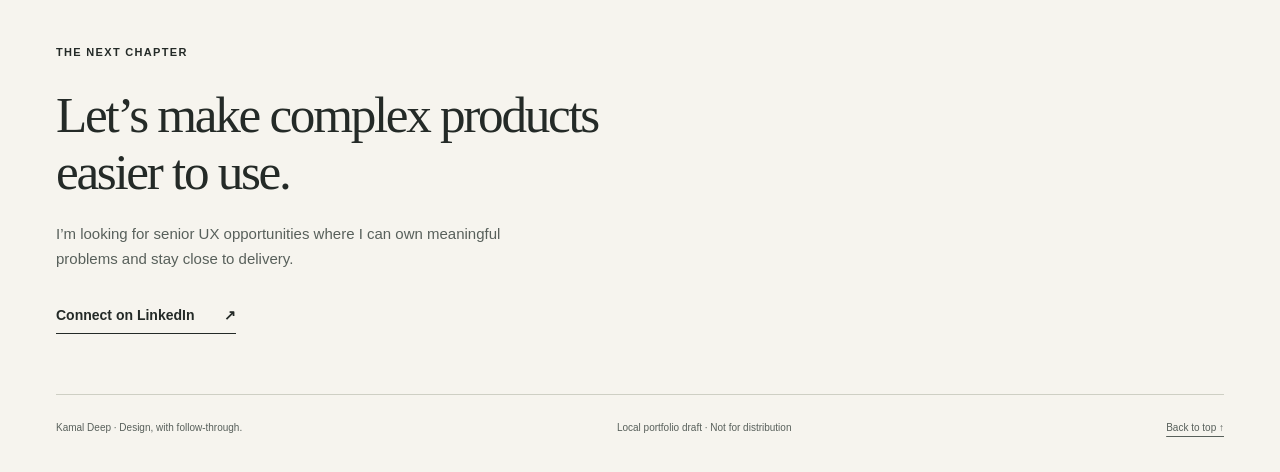
<file: facilitator-scheduling.html>
<!doctype html><html lang="en"><head><meta charset="utf-8"><meta name="viewport" content="width=device-width,initial-scale=1"><meta name="robots" content="noindex,nofollow"><meta name="description" content="A shared scheduling experience for facilitators and program managers."><meta name="theme-color" content="#f6f4ee"><title>Reducing the coordination behind leadership learning · Kamal Deep</title><link rel="icon" href="assets/favicon.svg" type="image/svg+xml"><link rel="stylesheet" href="styles.css"><script src="app.js" defer></script></head><body><a class="skip" href="#main">Skip to content</a><header class="site-header wrap"><a class="wordmark" href="index.html" aria-label="Kamal Deep, home">Kamal Deep<span>UX designer &amp; builder</span></a><nav aria-label="Main navigation"><a href="index.html#work" aria-current="page">Work</a><a href="index.html#about">About</a><a href="#contact">Let’s talk <span aria-hidden="true">↗</span></a></nav></header><main id="main"><section class="case-hero wrap" id="top"><a class="back-link" href="index.html#work">← Selected work</a><p class="eyebrow">01 / Facilitator scheduling · LaT MaX</p><h1>Reducing the coordination behind leadership learning</h1><p class="case-subtitle">A shared scheduling experience for facilitators and program managers.</p><dl class="case-meta"><div><dt>My role</dt><dd>UX/UI design, prototyping,<br>and usability testing</dd></div><div><dt>Partners</dt><dd>Program management, learning<br>technology, business intelligence</dd></div><div><dt>Project</dt><dd>LaT MaX<br>2023</dd></div></dl><div class="case-outcome"><strong>18 → 8 hours</strong><p>Weekly program-coordination time. A product-level outcome delivered with program and technical partners.</p></div></section><div class="case-cover wrap"><figure class="evidence schedule-cover"><button class="image-button" type="button" data-image="assets/scheduling.png" data-caption="Design artifact · The facilitator view separates urgent opportunities from existing commitments." aria-label="Enlarge image: Facilitator homepage design with urgent requests and upcoming sessions"><img src="assets/scheduling.png" alt="Facilitator homepage design with urgent requests and upcoming sessions" loading="eager"><span class="zoom-label">View detail <span aria-hidden="true">↗</span></span></button><figcaption>Design artifact · The facilitator view separates urgent opportunities from existing commitments.</figcaption></figure></div><div class="story-layout wrap"><aside><nav aria-label="Case study sections"><p class="eyebrow">In this case study</p><a href="#challenge">The coordination problem</a><a href="#audiences">Two connected audiences</a><a href="#research">What testing changed</a><a href="#signup">Finding and managing a session</a><a href="#outcome">Delivery and outcome</a></nav></aside><div class="story"><section class="story-section" id="challenge"><p class="eyebrow">01 / Context</p><h2>The work behind every session</h2><p>Leadership-learning programs depended on facilitators finding suitable sessions and committing their time. Program managers needed to ensure those sessions had coverage.</p><p>The existing process spread this work across sign-up documents, email requests, and manual calendar coordination. Facilitators certified for multiple programs could receive several different requests in a week.</p><p>I led the UX and UI design of a shared experience for finding sessions, managing commitments, and identifying gaps in coverage.</p></section><section class="story-section" id="audiences"><p class="eyebrow">02 / Structure</p><h2>Two audiences, connected responsibilities.</h2><div class="audience-pair"><div><h3>For facilitators</h3><p>Find suitable opportunities and keep track of sessions they have agreed to teach.</p></div><div><h3>For program managers</h3><p>See coverage across scheduled sessions, including primary and backup assignments.</p></div></div><p>The design provided distinct views for these responsibilities while connecting them through the same session information. I worked with technical partners to align the proposed interactions with implementation constraints.</p><figure class="evidence "><button class="image-button" type="button" data-image="assets/scheduling-admin.png" data-caption="Design artifact · The admin view organizes session coverage and facilitator assignments." aria-label="Enlarge image: Admin design showing session management and facilitator assignments"><img src="assets/scheduling-admin.png" alt="Admin design showing session management and facilitator assignments" loading="lazy"><span class="zoom-label">View detail <span aria-hidden="true">↗</span></span></button><figcaption>Design artifact · The admin view organizes session coverage and facilitator assignments.</figcaption></figure></section><section class="story-section" id="research"><p class="eyebrow">03 / Evidence → Decision</p><h2>The information was there. The urgency wasn’t.</h2><p>In facilitator usability testing, <strong>8 of 9 participants did not recognize that “Seeking facilitators” communicated an urgent staffing need.</strong></p><div class="decision"><div><span class="eyebrow">Original wording</span><p>Seeking facilitators</p></div><span class="decision-arrow" aria-hidden="true">↓</span><div><span class="eyebrow">Revised wording</span><p>Urgent Facilitation Requests</p><small>Programs needing facilitators within the next two weeks.</small></div></div><p>I revised the heading and gave the explanation greater visual prominence. The change made the reason to act explicit, rather than expecting people to infer urgency from a list of sessions.</p><p class="figure-note">Wording comparison from the case-study record, not a screenshot of the original interface.</p></section><section class="story-section" id="signup"><p class="eyebrow">04 / Interaction</p><h2>Make the next action easier to find.</h2><p><strong>4 of 9 facilitator participants struggled to locate the sign-up entry point.</strong> The revised design used the explicit label “Session Sign-up” and strengthened its visibility.</p><p>Within the scheduling view, calendar and program filters helped users narrow the available sessions. The upcoming-session area separately identified primary and backup responsibilities and exposed an option to resend an invitation.</p><figure class="evidence "><button class="image-button" type="button" data-image="assets/scheduling-signup.png" data-caption="Design artifact · Finding an opportunity, before managing the commitment." aria-label="Enlarge image: Facilitator sign-up design with calendar and program filters"><img src="assets/scheduling-signup.png" alt="Facilitator sign-up design with calendar and program filters" loading="lazy"><span class="zoom-label">View detail <span aria-hidden="true">↗</span></span></button><figcaption>Design artifact · Finding an opportunity, before managing the commitment.</figcaption></figure></section><section class="story-section" id="outcome"><p class="eyebrow">05 / Delivery</p><h2>Less coordination behind the learning.</h2><p>The platform launched in October 2023. The redesigned workflow helped reduce weekly program-coordination time from <strong>18 hours to 8 hours</strong>.</p><p>This was a product-level result delivered with program and technical partners. My contribution was to translate the coordination problem into a shared interface, test where it confused users, and refine the design around those findings.</p><h3>Working within release constraints</h3><p>Testing also identified admin-side issues, including difficulty locating cancellation. Several recommended improvements were deferred to a later release.</p><p class="evidence-note">The supplied visuals are design artifacts. Final release scope and cancellation wording are being reconciled before publication; these visuals do not establish which changes shipped.</p></section></div></div><section class="next-project wrap"><p class="eyebrow">Next case study</p><a href="coach-ai.html">Helping managers prepare for difficult conversations<span aria-hidden="true">↗</span></a></section></main><footer class="wrap" id="contact"><div class="footer-top"><p class="eyebrow">The next chapter</p><h2>Let’s make complex products<br>easier to use.</h2><p>I’m looking for senior UX opportunities where I can own meaningful problems and stay close to delivery.</p><a class="text-link" href="https://www.linkedin.com/in/kamal-deep-33044178/" target="_blank" rel="noopener noreferrer">Connect on LinkedIn <span aria-hidden="true">↗</span><span class="sr-only"> (opens in a new tab)</span></a></div><div class="footer-bottom"><span>Kamal Deep · Design, with follow-through.</span><span class="preview-note">Local portfolio draft · Not for distribution</span><a href="#top">Back to top ↑</a></div></footer><dialog id="image-dialog" aria-labelledby="image-title"><div class="dialog-head"><p id="image-title"></p><button type="button" id="close-image" autofocus>Close <span aria-hidden="true">×</span></button></div><div class="dialog-scroll"><img id="expanded-image" alt=""></div></dialog></body></html>
</file>
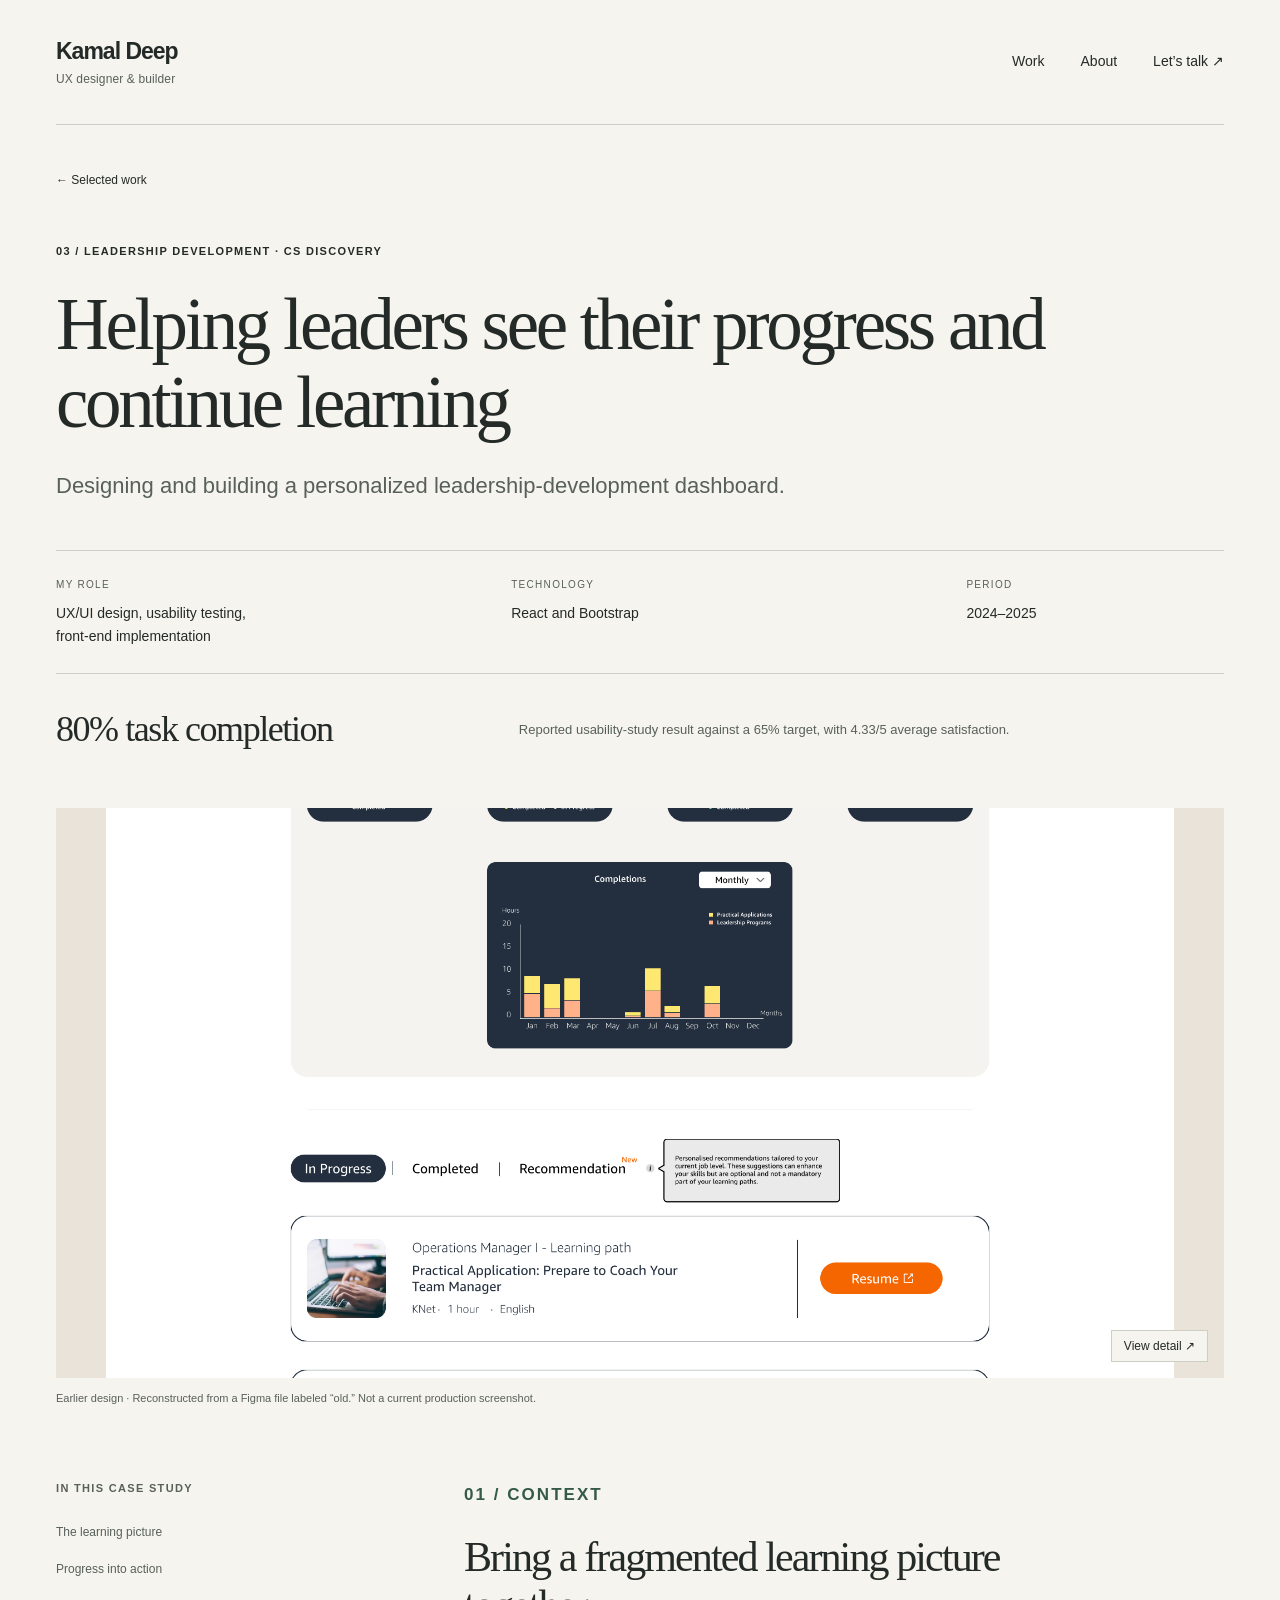
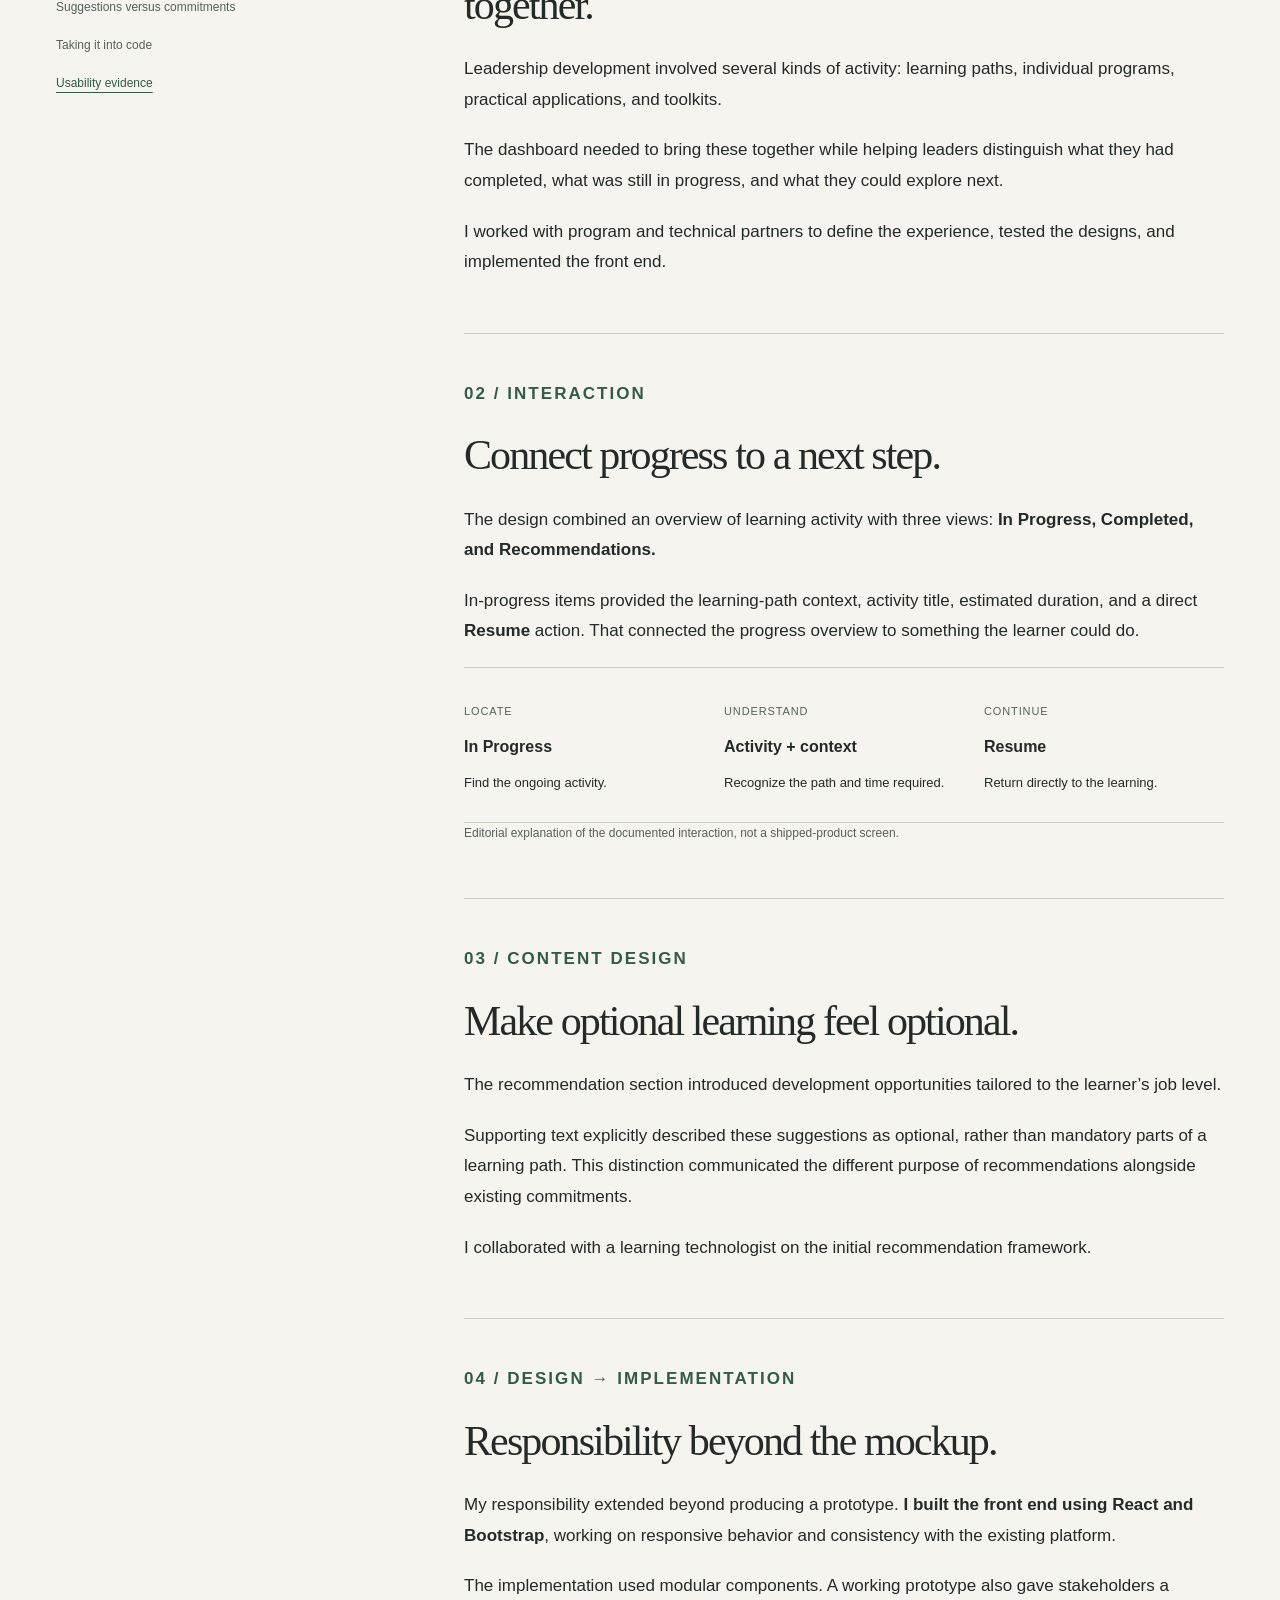
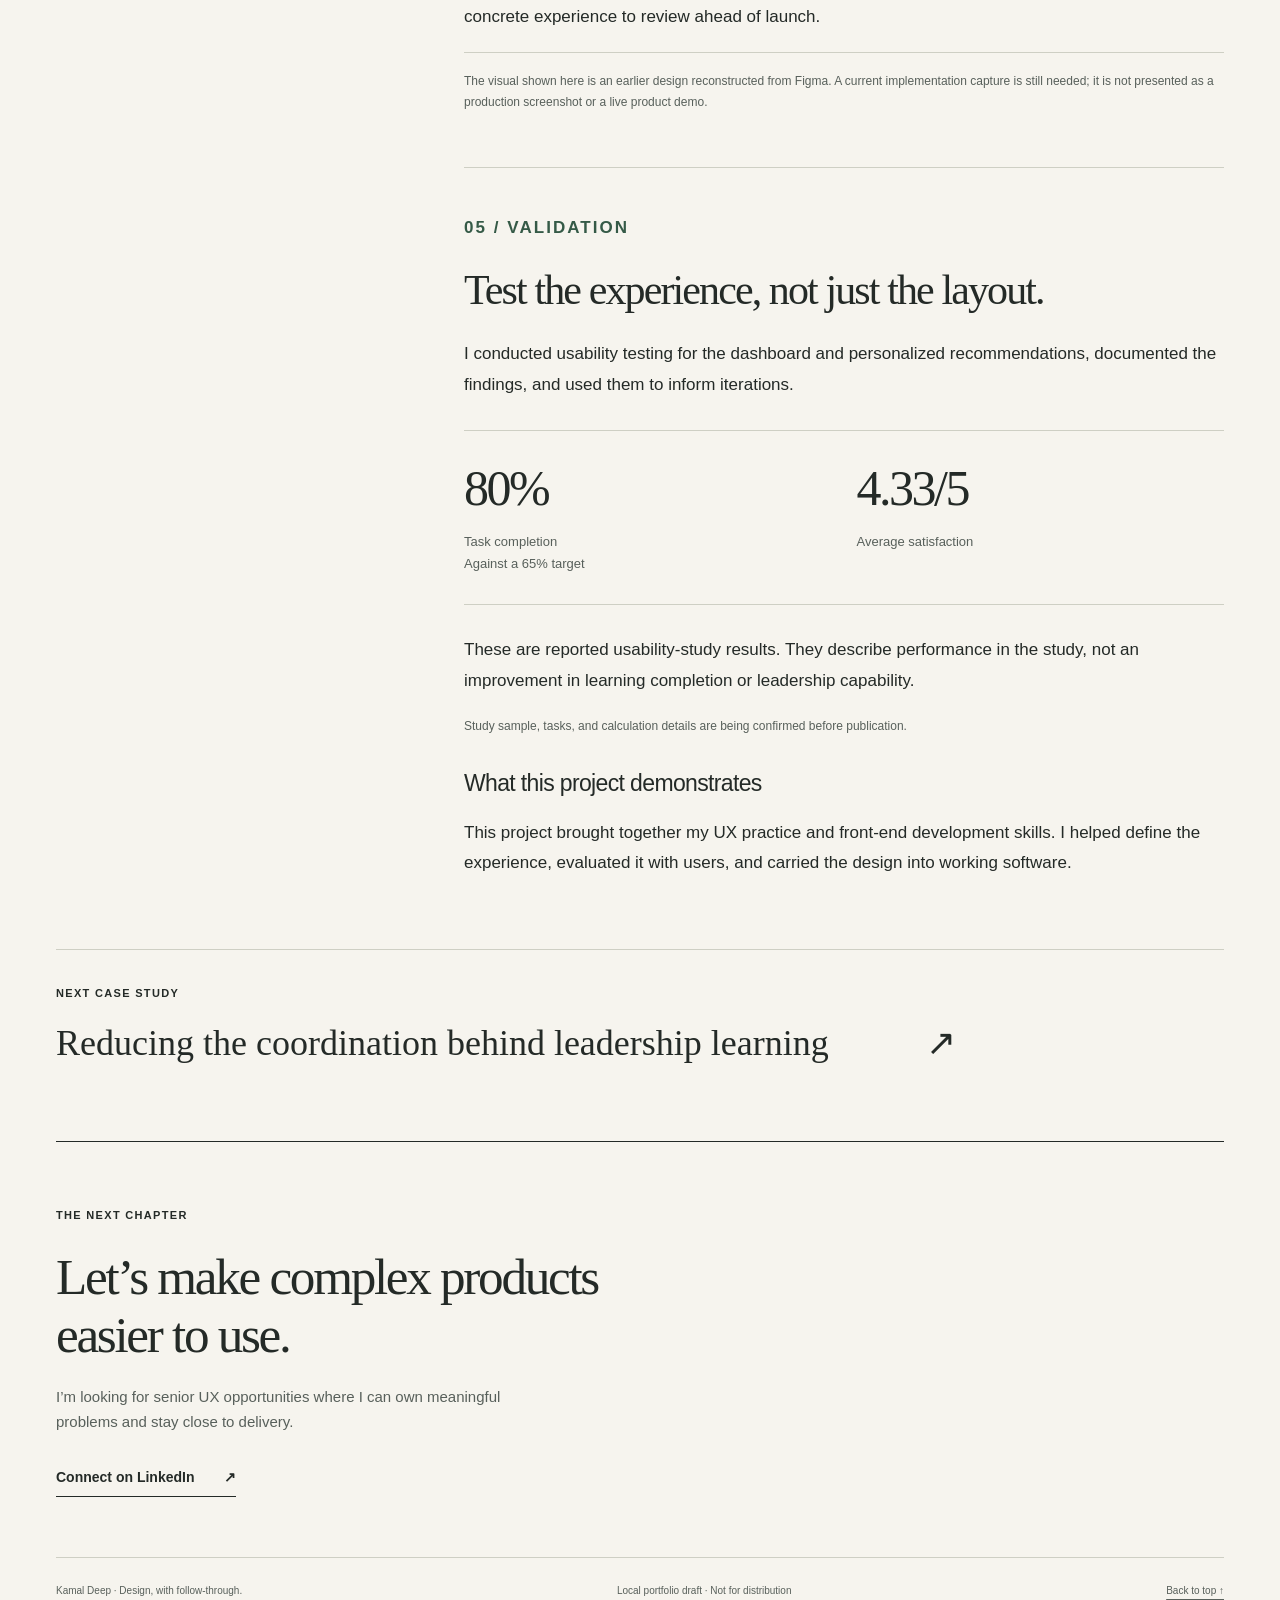
<file: learning-dashboard.html>
<!doctype html><html lang="en"><head><meta charset="utf-8"><meta name="viewport" content="width=device-width,initial-scale=1"><meta name="robots" content="noindex,nofollow"><meta name="description" content="Designing and building a personalized leadership-development dashboard."><meta name="theme-color" content="#f6f4ee"><title>Helping leaders see their progress and continue learning · Kamal Deep</title><link rel="icon" href="assets/favicon.svg" type="image/svg+xml"><link rel="stylesheet" href="styles.css"><script src="app.js" defer></script></head><body><a class="skip" href="#main">Skip to content</a><header class="site-header wrap"><a class="wordmark" href="index.html" aria-label="Kamal Deep, home">Kamal Deep<span>UX designer &amp; builder</span></a><nav aria-label="Main navigation"><a href="index.html#work" aria-current="page">Work</a><a href="index.html#about">About</a><a href="#contact">Let’s talk <span aria-hidden="true">↗</span></a></nav></header><main id="main"><section class="case-hero wrap" id="top"><a class="back-link" href="index.html#work">← Selected work</a><p class="eyebrow">03 / Leadership development · CS Discovery</p><h1>Helping leaders see their progress and continue learning</h1><p class="case-subtitle">Designing and building a personalized leadership-development dashboard.</p><dl class="case-meta"><div><dt>My role</dt><dd>UX/UI design, usability testing,<br>front-end implementation</dd></div><div><dt>Technology</dt><dd>React and Bootstrap</dd></div><div><dt>Period</dt><dd>2024–2025</dd></div></dl><div class="case-outcome"><strong>80% task completion</strong><p>Reported usability-study result against a 65% target, with 4.33/5 average satisfaction.</p></div></section><div class="case-cover wrap"><figure class="evidence learning-cover"><button class="image-button" type="button" data-image="assets/learning.png" data-caption="Earlier design · Reconstructed from a Figma file labeled “old.” Not a current production screenshot." aria-label="Enlarge image: Earlier CS Discovery dashboard design showing progress and learning activities"><img src="assets/learning.png" alt="Earlier CS Discovery dashboard design showing progress and learning activities" loading="eager"><span class="zoom-label">View detail <span aria-hidden="true">↗</span></span></button><figcaption>Earlier design · Reconstructed from a Figma file labeled “old.” Not a current production screenshot.</figcaption></figure></div><div class="story-layout wrap"><aside><nav aria-label="Case study sections"><p class="eyebrow">In this case study</p><a href="#challenge">The learning picture</a><a href="#progress">Progress into action</a><a href="#recommendations">Suggestions versus commitments</a><a href="#implementation">Taking it into code</a><a href="#outcome">Usability evidence</a></nav></aside><div class="story"><section class="story-section" id="challenge"><p class="eyebrow">01 / Context</p><h2>Bring a fragmented learning picture together.</h2><p>Leadership development involved several kinds of activity: learning paths, individual programs, practical applications, and toolkits.</p><p>The dashboard needed to bring these together while helping leaders distinguish what they had completed, what was still in progress, and what they could explore next.</p><p>I worked with program and technical partners to define the experience, tested the designs, and implemented the front end.</p></section><section class="story-section" id="progress"><p class="eyebrow">02 / Interaction</p><h2>Connect progress to a next step.</h2><p>The design combined an overview of learning activity with three views: <strong>In Progress, Completed, and Recommendations.</strong></p><p>In-progress items provided the learning-path context, activity title, estimated duration, and a direct <strong>Resume</strong> action. That connected the progress overview to something the learner could do.</p><div class="flow-explainer" aria-label="Learning flow"><div><span>Locate</span><strong>In Progress</strong><p>Find the ongoing activity.</p></div><div><span>Understand</span><strong>Activity + context</strong><p>Recognize the path and time required.</p></div><div><span>Continue</span><strong>Resume</strong><p>Return directly to the learning.</p></div></div><p class="figure-note">Editorial explanation of the documented interaction, not a shipped-product screen.</p></section><section class="story-section" id="recommendations"><p class="eyebrow">03 / Content design</p><h2>Make optional learning feel optional.</h2><p>The recommendation section introduced development opportunities tailored to the learner’s job level.</p><p>Supporting text explicitly described these suggestions as optional, rather than mandatory parts of a learning path. This distinction communicated the different purpose of recommendations alongside existing commitments.</p><p>I collaborated with a learning technologist on the initial recommendation framework.</p></section><section class="story-section" id="implementation"><p class="eyebrow">04 / Design → Implementation</p><h2>Responsibility beyond the mockup.</h2><p>My responsibility extended beyond producing a prototype. <strong>I built the front end using React and Bootstrap</strong>, working on responsive behavior and consistency with the existing platform.</p><p>The implementation used modular components. A working prototype also gave stakeholders a concrete experience to review ahead of launch.</p><p class="evidence-note">The visual shown here is an earlier design reconstructed from Figma. A current implementation capture is still needed; it is not presented as a production screenshot or a live product demo.</p></section><section class="story-section" id="outcome"><p class="eyebrow">05 / Validation</p><h2>Test the experience, not just the layout.</h2><p>I conducted usability testing for the dashboard and personalized recommendations, documented the findings, and used them to inform iterations.</p><div class="study-results"><div><strong>80%</strong><span>Task completion<br>Against a 65% target</span></div><div><strong>4.33/5</strong><span>Average satisfaction</span></div></div><p>These are reported usability-study results. They describe performance in the study, not an improvement in learning completion or leadership capability.</p><p class="figure-note">Study sample, tasks, and calculation details are being confirmed before publication.</p><h3>What this project demonstrates</h3><p>This project brought together my UX practice and front-end development skills. I helped define the experience, evaluated it with users, and carried the design into working software.</p></section></div></div><section class="next-project wrap"><p class="eyebrow">Next case study</p><a href="facilitator-scheduling.html">Reducing the coordination behind leadership learning<span aria-hidden="true">↗</span></a></section></main><footer class="wrap" id="contact"><div class="footer-top"><p class="eyebrow">The next chapter</p><h2>Let’s make complex products<br>easier to use.</h2><p>I’m looking for senior UX opportunities where I can own meaningful problems and stay close to delivery.</p><a class="text-link" href="https://www.linkedin.com/in/kamal-deep-33044178/" target="_blank" rel="noopener noreferrer">Connect on LinkedIn <span aria-hidden="true">↗</span><span class="sr-only"> (opens in a new tab)</span></a></div><div class="footer-bottom"><span>Kamal Deep · Design, with follow-through.</span><span class="preview-note">Local portfolio draft · Not for distribution</span><a href="#top">Back to top ↑</a></div></footer><dialog id="image-dialog" aria-labelledby="image-title"><div class="dialog-head"><p id="image-title"></p><button type="button" id="close-image" autofocus>Close <span aria-hidden="true">×</span></button></div><div class="dialog-scroll"><img id="expanded-image" alt=""></div></dialog></body></html>
</file>
<file: styles.css>
:root{--paper:#f6f4ee;--ink:#242a27;--muted:#58605b;--line:#cecfc4;--accent:#355a47;--wash:#e7ebe2;--serif:Georgia,'Times New Roman',serif;--sans:'Avenir Next',Avenir,'Segoe UI',sans-serif}*{box-sizing:border-box}html{scroll-behavior:smooth;scroll-padding-top:28px}body{margin:0;background:var(--paper);color:var(--ink);font-family:var(--sans);font-size:17px;line-height:1.65;-webkit-font-smoothing:antialiased}a{color:inherit;text-decoration-thickness:1px;text-underline-offset:5px}a,button{-webkit-tap-highlight-color:transparent}a:focus-visible,button:focus-visible{outline:3px solid var(--accent);outline-offset:6px}button{font:inherit;color:inherit;cursor:pointer}img{display:block;max-width:100%}h1,h2,h3,p,figure{margin:0}h1,h2,h3{font-weight:400}p+p{margin-top:20px}h1,h2{font-family:var(--serif);letter-spacing:-.045em}h3{letter-spacing:-.028em}.wrap{width:min(1280px,calc(100% - 112px));margin-inline:auto}.site-header{height:125px;display:flex;align-items:center;justify-content:space-between;border-bottom:1px solid var(--line)}.wordmark{font-size:23px;font-weight:600;letter-spacing:-1px;text-decoration:none;line-height:1.25}.wordmark span{display:block;font-size:12px;font-weight:400;letter-spacing:.01em;margin-top:6px;color:var(--muted)}.site-header nav{display:flex;gap:36px;font-size:14px}.site-header nav a{text-decoration:none;padding-block:10px}.site-header nav a:hover{text-decoration:underline}.eyebrow{font-size:11px;font-weight:600;letter-spacing:.12em;text-transform:uppercase;line-height:1.6}.hero{padding-top:68px;padding-bottom:72px}.hero-top{display:flex;justify-content:space-between;gap:24px}.hero-index{font-size:11px;color:var(--muted)}.hero h1{font-size:clamp(60px,6.6vw,98px);line-height:1.06;margin:33px 0 40px}.hero h1 em{color:var(--accent);font-weight:400}.hero-bottom{display:grid;grid-template-columns:1.5fr 1fr;gap:80px;align-items:start}.hero-summary{font-size:20px;line-height:1.6;max-width:580px}.hero-side{padding-left:44px;border-left:1px solid var(--line);font-size:14px;color:var(--muted)}.text-link{display:inline-flex;align-items:center;gap:30px;font-size:14px;font-weight:600;text-decoration:none;border-bottom:1px solid var(--ink);padding:10px 0 6px;color:var(--ink)}.text-link span[aria-hidden]{transition:transform .2s ease}.text-link:hover span[aria-hidden]{transform:translate(3px,-2px)}.hero-side .text-link{margin-top:12px}.section-heading{padding:30px 0;display:flex;align-items:baseline;justify-content:space-between;border-top:1px solid var(--ink)}.section-heading h2{font:500 18px var(--sans);letter-spacing:-.02em}.section-heading p{font-size:13px;color:var(--muted)}.project{display:grid;grid-template-columns: .92fr 1.3fr;gap:64px;padding:45px 0 68px;border-bottom:1px solid var(--line);align-items:center}.project+.project{padding-top:68px}.project-copy .eyebrow{color:var(--muted)}.project-num{margin-right:14px;color:var(--accent)}.project h3{font-family:var(--serif);font-size:clamp(30px,3.1vw,43px);line-height:1.17;margin:22px 0}.project h3 a{text-decoration:none}.project h3 a:hover{color:var(--accent)}.project-copy>p:not(.eyebrow){font-size:16px;color:var(--muted);line-height:1.7}.project-outcome{border-top:1px solid var(--line);padding-top:21px;margin-top:29px;display:flex;flex-direction:column;gap:3px}.project-outcome strong{font-size:23px;font-weight:500;letter-spacing:-.04em}.project-outcome span{font-size:11px;color:var(--muted);max-width:320px}.project-copy>.text-link{margin-top:23px}.project-visual{overflow:hidden;padding:25px 27px 0;align-self:stretch;min-height:450px;display:flex;flex-direction:column;justify-content:center}.visual-topline{display:flex;justify-content:space-between;gap:16px;font-size:10px;letter-spacing:.035em;margin-bottom:24px}.schedule-visual{background:#e4e8dd}.schedule-crop{height:287px;overflow:hidden;background:#fafaf9;border:1px solid #ccd2c7}.schedule-crop img{width:100%;max-width:none;transform:translateY(-30%)}.visual-annotation{display:flex;gap:14px;padding:23px 0 26px;font-size:14px;line-height:1.4}.visual-annotation small{display:block;font-size:10px;margin-top:6px;color:var(--muted)}.annotation-mark{font-size:25px;line-height:1}.coach-visual{background:#e6e9e9}.coach-visual>img{border:1px solid #d5d8d6;aspect-ratio:1.4375;object-fit:contain;background:#fafaf9}.learning-visual{background:#e9e3d9}.learning-crop{height:290px;overflow:hidden;border:1px solid #d5cdbf;background:#fafaf9}.learning-crop img{width:135%;max-width:none;transform:translate(-13%,-58%)}.context-band{margin-top:85px;padding:74px 0;background:#e8eae1}.context-inner{display:grid;grid-template-columns:.92fr 1.3fr;gap:64px}.context-inner h2{font-size:44px;line-height:1.12;margin-bottom:26px}.context-inner>div>p{font-size:17px;max-width:630px}.context-inner .context-note{font-size:12px;color:var(--muted);max-width:540px}.about{display:grid;grid-template-columns:.92fr 1.3fr;gap:64px;padding-block:105px}.about h2{font-size:48px;line-height:1.1;margin-top:25px}.about-copy>.lede{font:27px/1.5 var(--serif);letter-spacing:-.02em}.about-copy>p:not(.lede){font-size:16px;color:var(--muted)}.practice-entry{padding-top:25px;border-top:1px solid var(--line);margin-top:30px}.practice-entry span{font-size:13px;font-weight:600}.practice-entry p{font-size:15px;color:var(--muted);margin-top:9px}footer{border-top:1px solid var(--ink)}.footer-top{padding:65px 0 60px}.footer-top h2{font-size:clamp(35px,4vw,55px);line-height:1.12;margin-top:24px}.footer-top>p:not(.eyebrow){max-width:490px;font-size:15px;color:var(--muted);margin-top:22px}.footer-top>.text-link{margin-top:22px}.footer-bottom{border-top:1px solid var(--line);padding:25px 0 35px;display:flex;justify-content:space-between;gap:24px;font-size:10px;color:var(--muted)}.footer-bottom a{white-space:nowrap}.preview-note{font-size:10px}.case-hero{padding-top:36px}.back-link{font-size:12px;text-decoration:none;display:inline-block;padding-block:10px;margin-bottom:42px}.case-hero h1{font-size:clamp(44px,5.7vw,76px);max-width:1050px;line-height:1.07;margin-top:26px}.case-subtitle{font-size:22px;max-width:760px;color:var(--muted);margin-top:26px}.case-meta{display:grid;grid-template-columns:1.15fr 1.15fr .7fr;gap:32px;border-top:1px solid var(--line);padding:26px 0;margin:45px 0 0}.case-meta dt{font-size:10px;text-transform:uppercase;letter-spacing:.13em;margin-bottom:9px;color:var(--muted)}.case-meta dd{font-size:14px;margin:0;line-height:1.6}.case-outcome{padding:26px 0 34px;display:grid;grid-template-columns:1fr 1.7fr;gap:48px;border-top:1px solid var(--line);align-items:center}.case-outcome strong{font-family:var(--serif);font-size:36px;font-weight:400;letter-spacing:-.04em}.case-outcome p{font-size:13px;max-width:510px;color:var(--muted)}.case-cover{margin-top:15px}.evidence{margin-block:32px}.image-button{display:block;position:relative;padding:0;border:0;background:#e6e7df;width:100%;overflow:hidden;text-align:left}.image-button img{width:100%;height:auto}.image-button:hover .zoom-label{background:var(--ink);color:var(--paper)}.zoom-label{position:absolute;right:16px;bottom:16px;background:var(--paper);color:var(--ink);padding:8px 12px;font:12px var(--sans);border:1px solid var(--line);transition:background .2s,color .2s}.evidence figcaption{font-size:11px;color:var(--muted);margin-top:12px;line-height:1.6}.case-cover .evidence{margin:0}.case-cover .image-button{padding:42px 50px;background:#e4e8dd;max-height:620px}.case-cover .schedule-cover img{margin-top:-36%;width:100%}.case-cover .coach-cover .image-button{background:#e6e9e9;max-height:none}.case-cover .coach-cover img{max-height:560px;object-fit:contain}.case-cover .learning-cover .image-button{background:#e9e3d9;height:570px}.case-cover .learning-cover img{margin-top:-47%}.story-layout{display:grid;grid-template-columns:240px minmax(0,760px);gap:100px;justify-content:space-between;padding-top:72px;padding-bottom:70px}.story-layout aside nav{position:sticky;top:40px}.story-layout aside .eyebrow{margin-bottom:16px;color:var(--muted)}.story-layout aside a{display:block;font-size:12px;text-decoration:none;padding:9px 0;color:var(--muted)}.story-layout aside a:hover,.story-layout aside a[aria-current]{color:var(--accent);text-decoration:underline}.story-section{padding:0 0 55px;margin-bottom:45px;border-bottom:1px solid var(--line);scroll-margin-top:40px}.story-section:last-child{border:0;margin-bottom:0;padding-bottom:0}.story-section>.eyebrow{color:var(--accent);margin-bottom:22px}.story-section h2{font-size:42px;line-height:1.15;max-width:650px;margin-bottom:25px}.story-section p{font-size:17px;line-height:1.8}.story-section strong{font-weight:600}.story-section h3{font-size:23px;margin:28px 0 15px}.story-section .figure-note,.story-section .evidence-note{font-size:12px;color:var(--muted);line-height:1.7}.evidence-note{border-top:1px solid var(--line);padding-top:18px}.audience-pair{display:grid;grid-template-columns:1fr 1fr;gap:32px;margin-bottom:25px}.audience-pair h3{margin-top:0;font-size:20px}.audience-pair p{font-size:15px}.decision{background:var(--wash);padding:35px;margin:30px 0}.decision p{font:30px/1.3 var(--serif);margin-top:8px}.decision small{font-size:12px;display:block;margin-top:12px}.decision-arrow{font-size:27px;display:block;margin:15px 0}.study-results{display:grid;grid-template-columns:1fr 1fr;gap:25px;margin:30px 0;padding:30px 0;border-block:1px solid var(--line)}.study-results strong{display:block;font:50px/1.1 var(--serif);letter-spacing:-.05em}.study-results span{display:block;font-size:13px;color:var(--muted);margin-top:15px}.flow-explainer{display:grid;grid-template-columns:repeat(3,1fr);gap:20px;padding:28px 0;margin-top:20px;border-block:1px solid var(--line)}.flow-explainer span{font-size:11px;color:var(--muted);text-transform:uppercase;letter-spacing:.08em}.flow-explainer strong{font-size:16px;display:block;margin:10px 0}.flow-explainer p{font-size:13px}.next-project{border-top:1px solid var(--line);padding:35px 0 75px}.next-project>a{display:flex;justify-content:space-between;gap:30px;font:36px/1.2 var(--serif);text-decoration:none;max-width:900px;margin-top:20px}.next-project>a:hover{color:var(--accent)}.skip{position:fixed;top:10px;left:15px;background:var(--ink);color:var(--paper);padding:12px;z-index:10;transform:translateY(-150%)}.skip:focus{transform:none}.sr-only{position:absolute;width:1px;height:1px;padding:0;margin:-1px;overflow:hidden;clip:rect(0,0,0,0);white-space:nowrap;border:0}dialog{width:min(1420px,96vw);max-height:94dvh;padding:0;border:1px solid var(--line);background:var(--paper);color:var(--ink)}dialog::backdrop{background:rgb(20 27 23 / .8)}.dialog-head{display:flex;align-items:center;justify-content:space-between;gap:20px;padding:15px 22px;border-bottom:1px solid var(--line)}.dialog-head p{font-size:12px;max-width:85%}.dialog-head button{border:0;background:transparent;white-space:nowrap;min-height:44px}.dialog-scroll{overflow:auto;max-height:calc(94dvh - 85px);padding:25px}.dialog-scroll img{max-width:none;width:100%;min-width:800px}.image-open{overflow:hidden}
@media(min-width:1600px){.hero{padding-top:84px}.hero h1{margin-block:40px 48px}}
@media(max-width:1100px){.wrap{width:calc(100% - 64px)}.project{gap:35px;grid-template-columns:1fr 1.1fr}.project-visual{padding:20px 18px 0;min-height:420px}.schedule-crop,.learning-crop{height:235px}.hero-bottom{gap:40px}.hero-side{padding-left:30px}.story-layout{grid-template-columns:185px minmax(0,1fr);gap:40px}.context-inner,.about{gap:40px}.story-section h2{font-size:35px}}
@media(max-width:760px){body{font-size:16px}.wrap{width:calc(100% - 40px)}.site-header{height:99px}.wordmark{font-size:20px}.wordmark span{font-size:10px}.site-header nav{gap:15px;font-size:12px}.site-header nav a:last-child{display:inline-block}.hero{padding-top:42px;padding-bottom:45px}.hero-index{display:none}.hero-top .eyebrow{font-size:9px;letter-spacing:.095em}.hero h1{font-size:clamp(43px,9.7vw,70px);line-height:1.08;margin:25px 0 26px}.hero-bottom{display:block}.hero-summary{font-size:17px;line-height:1.7;max-width:540px}.hero-side{border:0;padding:0;margin-top:19px;font-size:12px}.hero-side p{display:none}.hero-side .text-link{margin-top:0}.section-heading{padding:24px 0;gap:15px}.section-heading h2{font-size:16px}.section-heading p{font-size:11px;max-width:145px;text-align:right}.project{grid-template-columns:1fr;gap:27px;padding:18px 0 42px}.project+.project{padding-top:38px}.project h3{font-size:34px;max-width:540px;margin:17px 0}.project-copy>p:not(.eyebrow){font-size:15px}.project-outcome{margin-top:22px;padding-top:17px}.project-outcome strong{font-size:23px}.project-copy>.text-link{margin-top:13px}.project-visual{min-height:0;padding:21px 22px 0}.visual-topline{font-size:9px;margin-bottom:19px}.schedule-crop{height:230px}.learning-crop{height:220px}.visual-annotation{font-size:13px;padding-block:19px 23px}.visual-annotation small{font-size:10px}.context-band{margin-top:45px;padding:42px 0}.context-inner,.about{grid-template-columns:1fr;gap:25px}.context-inner h2{font-size:35px}.context-inner>div>p{font-size:15px}.about{padding-block:55px;gap:30px}.about h2{font-size:38px;margin-top:19px}.about-copy>.lede{font-size:24px}.footer-top{padding-block:42px}.footer-top h2{font-size:36px}.footer-bottom{flex-wrap:wrap;gap:17px}.footer-bottom>span:first-child{width:100%}.footer-bottom>a{margin-left:auto}.case-hero{padding-top:19px}.back-link{margin-bottom:28px}.case-hero h1{font-size:43px;margin-top:21px}.case-subtitle{font-size:18px}.case-meta{grid-template-columns:1fr 1fr;gap:23px;margin-top:30px;padding-block:22px}.case-meta dd{font-size:12px}.case-meta dt{font-size:9px}.case-outcome{grid-template-columns:1fr;gap:9px;padding-block:22px}.case-outcome strong{font-size:33px}.case-outcome p{font-size:12px}.case-cover .image-button{padding:20px;max-height:330px}.case-cover .schedule-cover img{margin-top:-30%}.case-cover .coach-cover .image-button{padding:15px}.case-cover .learning-cover .image-button{height:300px}.case-cover .learning-cover img{margin-top:-37%}.evidence figcaption{font-size:10px}.zoom-label{font-size:10px;bottom:9px;right:9px}.story-layout{display:block;padding-top:30px;padding-bottom:40px}.story-layout aside{margin-bottom:38px;border-block:1px solid var(--line);padding:17px 0}.story-layout aside nav{position:static;display:flex;flex-wrap:wrap;gap:6px 20px}.story-layout aside .eyebrow{width:100%;margin-bottom:4px;font-size:9px}.story-layout aside a{font-size:11px;padding-block:6px}.story-section{padding-bottom:35px;margin-bottom:33px}.story-section h2{font-size:34px;margin-bottom:20px}.story-section p{font-size:16px;line-height:1.8}.story-section>.eyebrow{font-size:10px;margin-bottom:18px}.audience-pair{gap:25px;grid-template-columns:1fr}.audience-pair h3{margin-bottom:8px}.audience-pair p{font-size:15px}.decision{padding:25px}.decision p{font-size:26px}.study-results strong{font-size:41px}.study-results span{font-size:12px}.flow-explainer{grid-template-columns:1fr;gap:23px}.flow-explainer>div{display:grid;grid-template-columns:85px 1fr;gap:5px 15px}.flow-explainer strong{margin:0}.flow-explainer p{grid-column:2;font-size:13px}.next-project{padding:30px 0 45px}.next-project>a{font-size:29px}.dialog-head{padding:10px 15px}.dialog-head p{font-size:10px}.dialog-scroll{padding:12px}.text-link{min-height:44px}}
@media(prefers-reduced-motion:reduce){html{scroll-behavior:auto}*,*::before,*::after{animation:none!important;transition:none!important}}
@media print{.site-header,footer,aside,.next-project,.zoom-label,.back-link{display:none}.wrap{width:100%}.story-layout{display:block}.project{break-inside:avoid}body{background:white;color:black}.story-section{break-inside:avoid}a{text-decoration:none}}
</file>
<file: home-v2.css>
.home-v2{--paper:#faf9f6;--ink:#262c2a;--muted:#626862;--line:#dedfd8;--accent:#355b48;background:var(--paper)}
.home-v2 .frame,.home-v2 .wrap{width:min(1120px,calc(100% - 96px));margin-inline:auto}
.home-v2 .site-header{height:98px;border-bottom:0}.home-v2 .wordmark{font-size:21px;letter-spacing:-.8px}.home-v2 .wordmark span{font-size:11px}.home-v2 .site-header nav{font-size:13px;gap:30px}.home-v2 .site-header nav a{display:inline-flex;align-items:center;min-height:44px}
.section-label{font-size:11px;line-height:1.6;font-weight:500;letter-spacing:.08em;text-transform:uppercase;color:var(--muted)}
.intro-v2{display:grid;grid-template-columns:.8fr 1.6fr;gap:65px;padding:60px 0 68px}
.identity>.section-label{font-size:15px;font-weight:600;letter-spacing:-.02em;text-transform:none;color:var(--ink)}.identity-role{font-size:23px;line-height:1.4;letter-spacing:-.035em;margin-top:13px}.identity .identity-note{font-size:12px;line-height:1.8;margin-top:22px;color:var(--muted)}
.intro-statement h1{font-family:var(--sans);font-size:clamp(33px,3.3vw,46px);line-height:1.16;letter-spacing:-.055em;font-weight:500}.intro-statement h1 span{color:var(--accent)}
.intro-statement>p{font-size:17px;line-height:1.7;max-width:640px;margin-top:22px}.intro-statement>.intro-secondary{color:var(--muted);font-size:14px;line-height:1.8;margin-top:12px}
.inline-link{display:inline-flex;align-items:center;gap:27px;font-size:13px;font-weight:600;min-height:44px;text-decoration:none;white-space:nowrap}.inline-link span{transition:transform .22s cubic-bezier(.2,.7,.2,1)}.inline-link:hover span{transform:translate(3px,-3px)}.inline-link:hover{text-decoration:underline}.intro-statement>.inline-link{margin-top:15px}
.work-heading{display:flex;justify-content:space-between;align-items:baseline;border-top:1px solid var(--ink);padding-top:24px;gap:20px;margin-bottom:37px}.work-heading h2{font-family:var(--sans);font-size:14px;font-weight:600;letter-spacing:-.02em}.work-heading>p{font-size:11px;color:var(--muted)}
.case-preview{margin-bottom:76px}.project-heading{display:flex;justify-content:space-between;align-items:end;gap:30px;margin-bottom:25px}.project-heading h3{font-family:var(--sans);font-size:clamp(28px,2.6vw,35px);line-height:1.18;letter-spacing:-.045em;font-weight:500;margin-top:11px}.project-heading h3 a{text-decoration:none}.project-heading h3 a:hover{color:var(--accent)}.outcome-v2{min-width:245px;max-width:320px;padding-left:25px;border-left:1px solid var(--line)}.outcome-v2 strong{font-weight:500;font-size:29px;line-height:1.2;letter-spacing:-.055em}.outcome-v2 strong>span{font-size:13px;letter-spacing:-.02em}.outcome-v2 p{font-size:11px;line-height:1.65;color:var(--muted);margin-top:9px}
.project-stage{position:relative;display:flex;overflow:hidden;text-decoration:none;border:1px solid rgb(30 50 40 / .05);border-radius:8px;min-height:400px}.stage-open{position:absolute;bottom:17px;right:20px;width:36px;height:36px;background:var(--paper);border-radius:50%;display:grid;place-items:center;font-size:21px;transition:transform .22s}.project-stage:hover .stage-open{transform:translate(2px,-2px)}.project-stage:hover img{transform:translateY(-3px)}.project-stage img{transition:transform .35s cubic-bezier(.2,.7,.2,1)}
.scheduling-stage{background:#e7ede3;padding:43px 40px;gap:35px;align-items:center}.stage-insight{width:25%;flex-shrink:0}.detail-index{font-size:10px;letter-spacing:.02em;color:#415445}.stage-insight>p{font-size:25px;line-height:1.25;letter-spacing:-.04em;font-weight:500;margin-top:15px}.research-evidence{margin-top:31px;border-top:1px solid #c0cbbb;padding-top:20px}.research-evidence strong{font-size:34px;line-height:1;font-weight:500;letter-spacing:-.05em;display:block}.research-evidence>span{display:block;font-size:12px;line-height:1.65;margin-top:10px;max-width:190px;color:#405142}.stage-trail{display:block;font-size:10px;color:#415445;margin-top:26px}.schedule-display{flex:1;min-width:0;background:#fdfefb;border:1px solid #cdd6c8;border-radius:5px;overflow:hidden;box-shadow:0 12px 28px -21px #53674f}.artifact-chrome{display:flex;justify-content:space-between;gap:12px;padding:12px 17px;border-bottom:1px solid #e4e7e0;font-size:10px;color:#53604f;background:#f8faf5}.schedule-display>img{width:100%;height:auto;display:block}.detail-caption{display:flex;align-items:center;gap:11px;font-size:11px;padding:15px 17px;background:#f8faf5;color:#415445}.detail-line{width:17px;height:1px;background:#415445}
.project-bottom{display:flex;justify-content:space-between;align-items:start;gap:40px;padding-top:22px}.project-bottom>div{max-width:760px}.project-bottom>div>p:first-child{font-size:15px;line-height:1.75;max-width:655px}.contribution{font-size:10px!important;color:var(--muted);margin-top:13px!important;line-height:1.7!important}.contribution span{margin-left:14px;color:var(--ink);font-size:11px}.project-bottom>.inline-link{margin-top:-6px;flex-shrink:0}.asset-note{font-size:10px;color:var(--muted);margin-top:13px;line-height:1.6}
.coach-stage{background:#e9eef0;padding:31px 37px 36px;gap:28px;align-items:start}.coach-primary{width:60%;flex-shrink:0}.screen-label{display:flex;align-items:center;gap:10px;font-size:12px;color:#36484f;margin-bottom:17px}.screen-label>span{font-size:10px;color:#536770}.screen-label>small{margin-left:auto;font-size:9px;color:#536770}.coach-primary img{border:1px solid #ccd5d8;border-radius:5px;width:100%;height:auto;box-shadow:0 10px 24px -20px #293943}.coach-secondary{padding-top:70px;flex:1;min-width:0}.coach-secondary img{width:100%;height:auto;border-radius:5px;border:1px solid #29333c}.coach-secondary>p{font-size:22px;line-height:1.25;letter-spacing:-.04em;margin-top:19px;color:#354a53}
.learning-stage{background:#eee9e0;padding:42px;gap:42px;align-items:center}.learning-display{width:65%;flex-shrink:0;background:#fcfcfb;border:1px solid #d4ccbf;border-radius:5px;overflow:hidden;box-shadow:0 12px 28px -22px #5a4c3a}.learning-display .artifact-chrome{background:#f8f6f0;color:#5f574b}.learning-display img{width:100%;height:auto}.learning-insight{flex:1}.learning-insight .detail-index{color:#655440}.learning-insight>p{font-size:25px;line-height:1.3;letter-spacing:-.04em;margin-top:18px}.implementation-note{border-top:1px solid #d4caba;display:flex;gap:16px;padding-top:21px;margin-top:27px}.code-brackets{font-size:27px;color:#78664a;line-height:1}.implementation-note strong{font-size:13px;font-weight:600;display:block}.implementation-note div>span{font-size:11px;line-height:1.65;color:#655b4f;display:block;margin-top:6px}
.about-v2{display:grid;grid-template-columns:.8fr 1.6fr;gap:65px;border-top:1px solid var(--ink);padding:49px 0 65px}.about-heading h2{font-family:var(--sans);font-size:30px;line-height:1.24;letter-spacing:-.045em;font-weight:500;margin-top:20px}.about-story>.about-lead{font-size:23px;line-height:1.5;letter-spacing:-.025em}.about-story>p:not(.about-lead){font-size:15px;line-height:1.8;color:var(--muted)}.current-practice{border-top:1px solid var(--line);padding-top:25px;margin-top:29px}.current-practice p{font-size:15px;line-height:1.8;margin-top:14px}.current-practice p+p{font-size:13px;color:var(--muted)}
.home-v2 footer{border-top:1px solid var(--line)}.home-v2 .footer-top{padding:47px 0}.home-v2 .footer-top h2{font-family:var(--sans);font-weight:500;font-size:36px;letter-spacing:-.045em}.home-v2 .footer-top>.eyebrow{color:var(--accent);font-size:10px}.home-v2 .footer-top>p:not(.eyebrow){font-size:14px}.home-v2 .footer-bottom{font-size:10px}.home-v2 a:focus-visible{outline:3px solid #355b48;outline-offset:6px}
@media(max-width:1000px){.home-v2 .frame,.home-v2 .wrap{width:calc(100% - 64px)}.intro-v2,.about-v2{grid-template-columns:.75fr 1.6fr;gap:35px}.intro-statement h1{font-size:38px}.scheduling-stage{padding:30px 25px;gap:25px}.stage-insight{width:28%}.stage-insight>p,.learning-insight>p{font-size:23px}.coach-stage{padding:27px 25px;gap:22px}.screen-label{font-size:10px}.screen-label>small{font-size:8px}.coach-secondary{padding-top:50px}.learning-stage{padding:30px 25px;gap:25px}.learning-display{width:62%}.project-stage{min-height:340px}}
@media(max-width:700px){.home-v2 .frame,.home-v2 .wrap{width:calc(100% - 40px)}.home-v2 .site-header{height:87px}.home-v2 .wordmark{font-size:19px}.home-v2 .wordmark span{font-size:9px}.home-v2 .site-header nav{gap:17px;font-size:12px}.intro-v2{display:block;padding-top:27px;padding-bottom:39px}.identity{display:flex;flex-wrap:wrap;gap:5px 12px;align-items:baseline;margin-bottom:24px}.identity>.section-label{font-size:13px}.identity-role{font-size:13px;line-height:1.5;margin-top:0;color:var(--muted);letter-spacing:-.02em}.identity-role br{display:none}.identity .identity-note{width:100%;font-size:11px;margin-top:4px}.identity-note br{display:none}.identity-note br:after{content:' '}.intro-statement h1{font-size:clamp(30px,7.8vw,45px);line-height:1.15}.intro-statement>p{font-size:15px;margin-top:19px;line-height:1.75}.intro-statement>.intro-secondary{font-size:13px;line-height:1.8;margin-top:10px}.intro-statement>.inline-link{margin-top:12px}.work-heading{margin-bottom:28px;padding-top:20px;gap:20px}.work-heading h2{font-size:13px}.work-heading>p{max-width:150px;font-size:9px;text-align:right}.project-heading{display:block;margin-bottom:20px}.project-heading h3{font-size:29px;line-height:1.2}.section-label{font-size:10px}.outcome-v2{margin-top:19px;border-left:0;padding-left:0;max-width:none;display:flex;justify-content:space-between;gap:20px;align-items:center;border-top:1px solid var(--line);padding-top:14px}.outcome-v2 strong{font-size:26px;white-space:nowrap}.outcome-v2 strong>span{font-size:10px;display:block;letter-spacing:0;margin-top:3px}.outcome-v2 p{font-size:10px;margin:0;text-align:right;max-width:190px}.case-preview{margin-bottom:47px}.project-stage{border-radius:5px;min-height:0}.scheduling-stage{display:block;padding:23px 20px 42px}.stage-insight{width:auto;display:grid;grid-template-columns:1fr 1fr;gap:7px 20px;align-items:start}.stage-insight .detail-index{grid-column:1/-1;font-size:9px}.stage-insight>p{font-size:22px;margin-top:2px}.research-evidence{margin:0;border:0;padding:0}.research-evidence strong{font-size:26px}.research-evidence>span{font-size:10px;line-height:1.5;margin-top:6px}.stage-trail{display:none}.schedule-display{margin-top:20px;width:100%}.artifact-chrome{font-size:8px;padding:10px 11px}.detail-caption{font-size:9px;padding:10px 11px;gap:8px;line-height:1.5}.stage-open{bottom:10px;right:12px;width:27px;height:27px;font-size:18px}.project-bottom{display:block;padding-top:17px}.project-bottom>div>p:first-child{font-size:14px}.contribution{font-size:9px!important;margin-top:13px!important}.contribution span{display:block;margin-left:0;font-size:10px;margin-top:4px}.project-bottom>.inline-link{margin-top:11px}.asset-note{font-size:9px;margin-top:5px}.coach-stage{display:block;padding:22px 20px 41px}.coach-primary{width:100%}.screen-label{font-size:11px;gap:9px;margin-bottom:12px}.screen-label>small{font-size:8px}.coach-secondary{padding-top:23px;display:grid;grid-template-columns:1.2fr .8fr;gap:0 20px;align-items:center}.coach-secondary>.screen-label{grid-column:1/-1}.coach-secondary>p{font-size:19px;margin:0}.learning-stage{display:flex;flex-direction:column-reverse;padding:24px 20px 43px;gap:21px}.learning-display{width:100%}.learning-insight{width:100%;display:grid;grid-template-columns:1fr 1fr;gap:9px 16px}.learning-insight>.detail-index{grid-column:1/-1;font-size:9px}.learning-insight>p{font-size:22px;margin:0}.implementation-note{padding:0;margin:0;border:0;gap:8px;align-items:start}.code-brackets{font-size:21px}.implementation-note strong{font-size:11px}.implementation-note div>span{font-size:9px}.about-v2{display:block;padding-top:33px;padding-bottom:40px}.about-heading h2{font-size:29px;margin-top:16px}.about-heading h2 br{display:none}.about-story{margin-top:25px}.about-story>.about-lead{font-size:22px;line-height:1.5}.about-story>p:not(.about-lead){font-size:14px}.current-practice p{font-size:14px}.current-practice p+p{font-size:12px}.home-v2 .footer-top{padding-block:35px}.home-v2 .footer-top h2{font-size:29px}.home-v2 .footer-bottom{gap:12px}.home-v2 .footer-top>p:not(.eyebrow){font-size:13px}}
@media(prefers-reduced-motion:reduce){.home-v2 *{transition:none!important;scroll-behavior:auto!important}.project-stage:hover img{transform:none}.inline-link:hover span,.project-stage:hover .stage-open{transform:none}}
</file>
